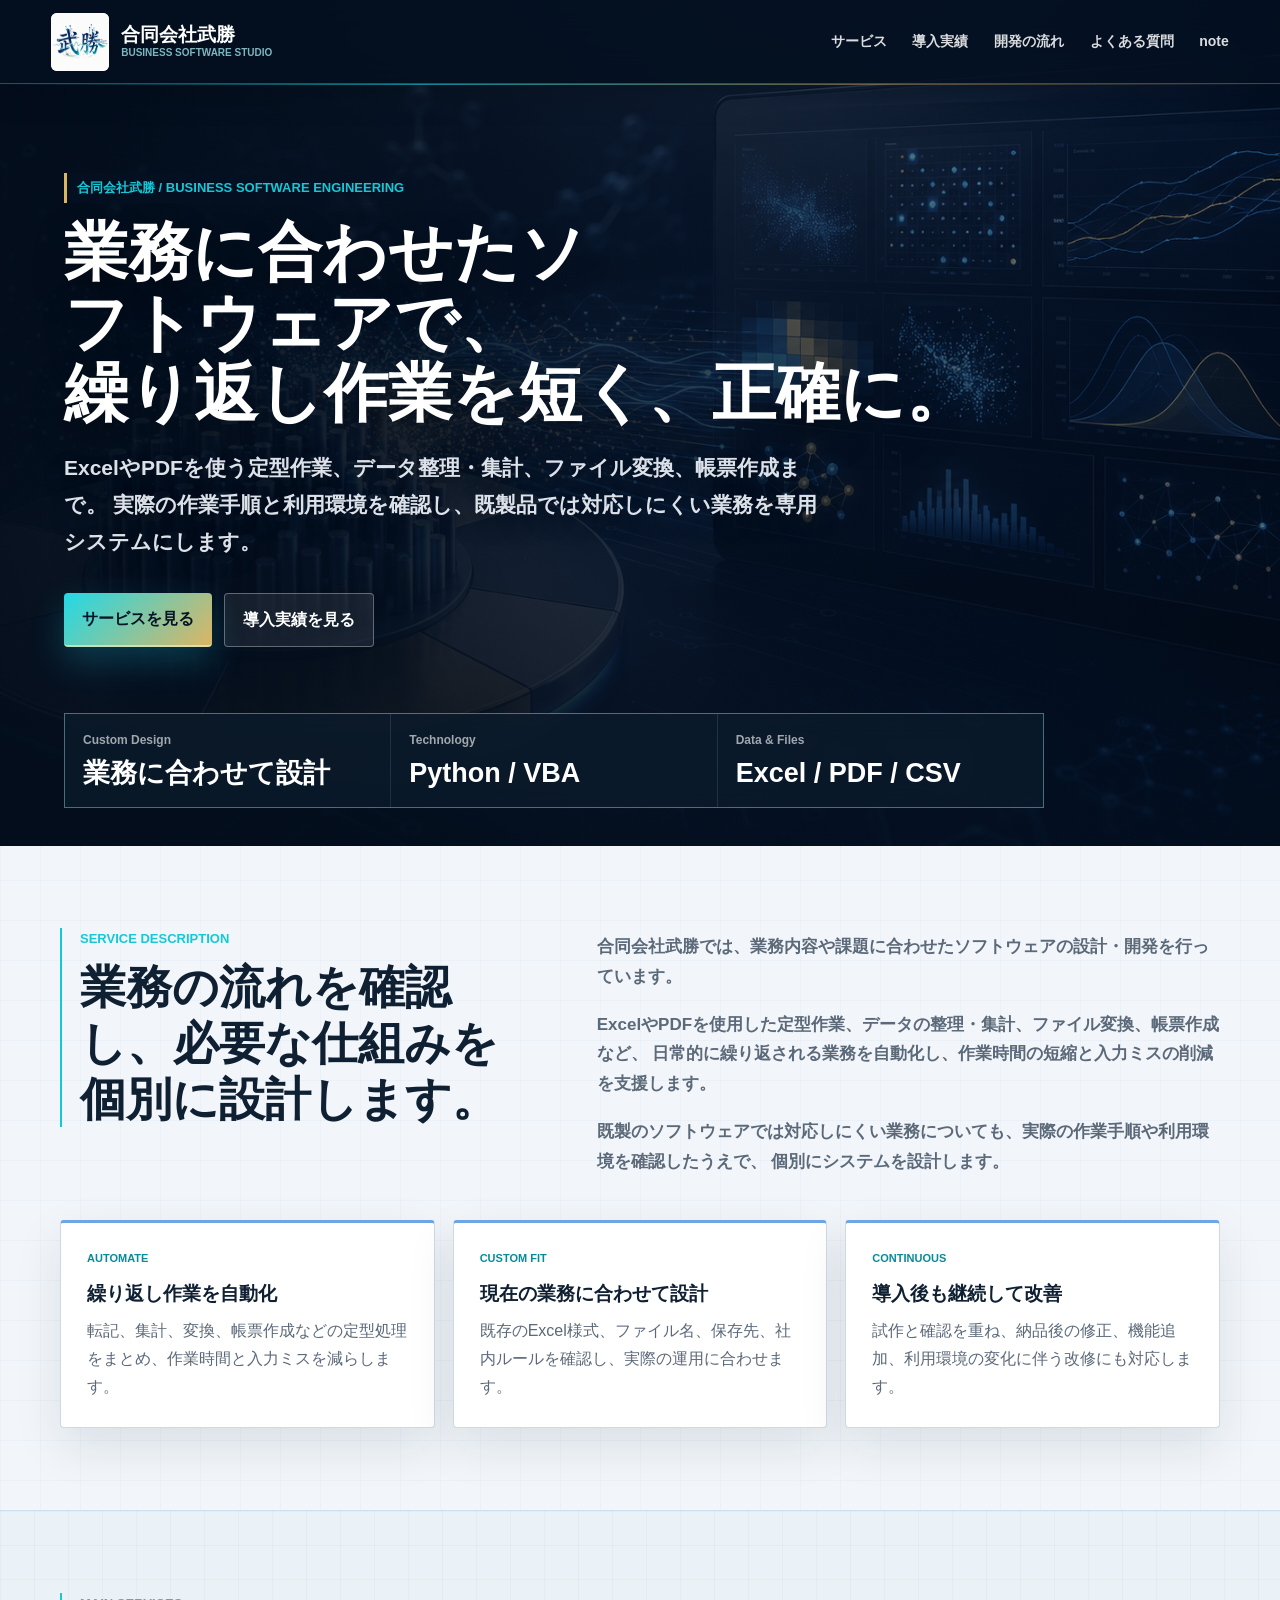
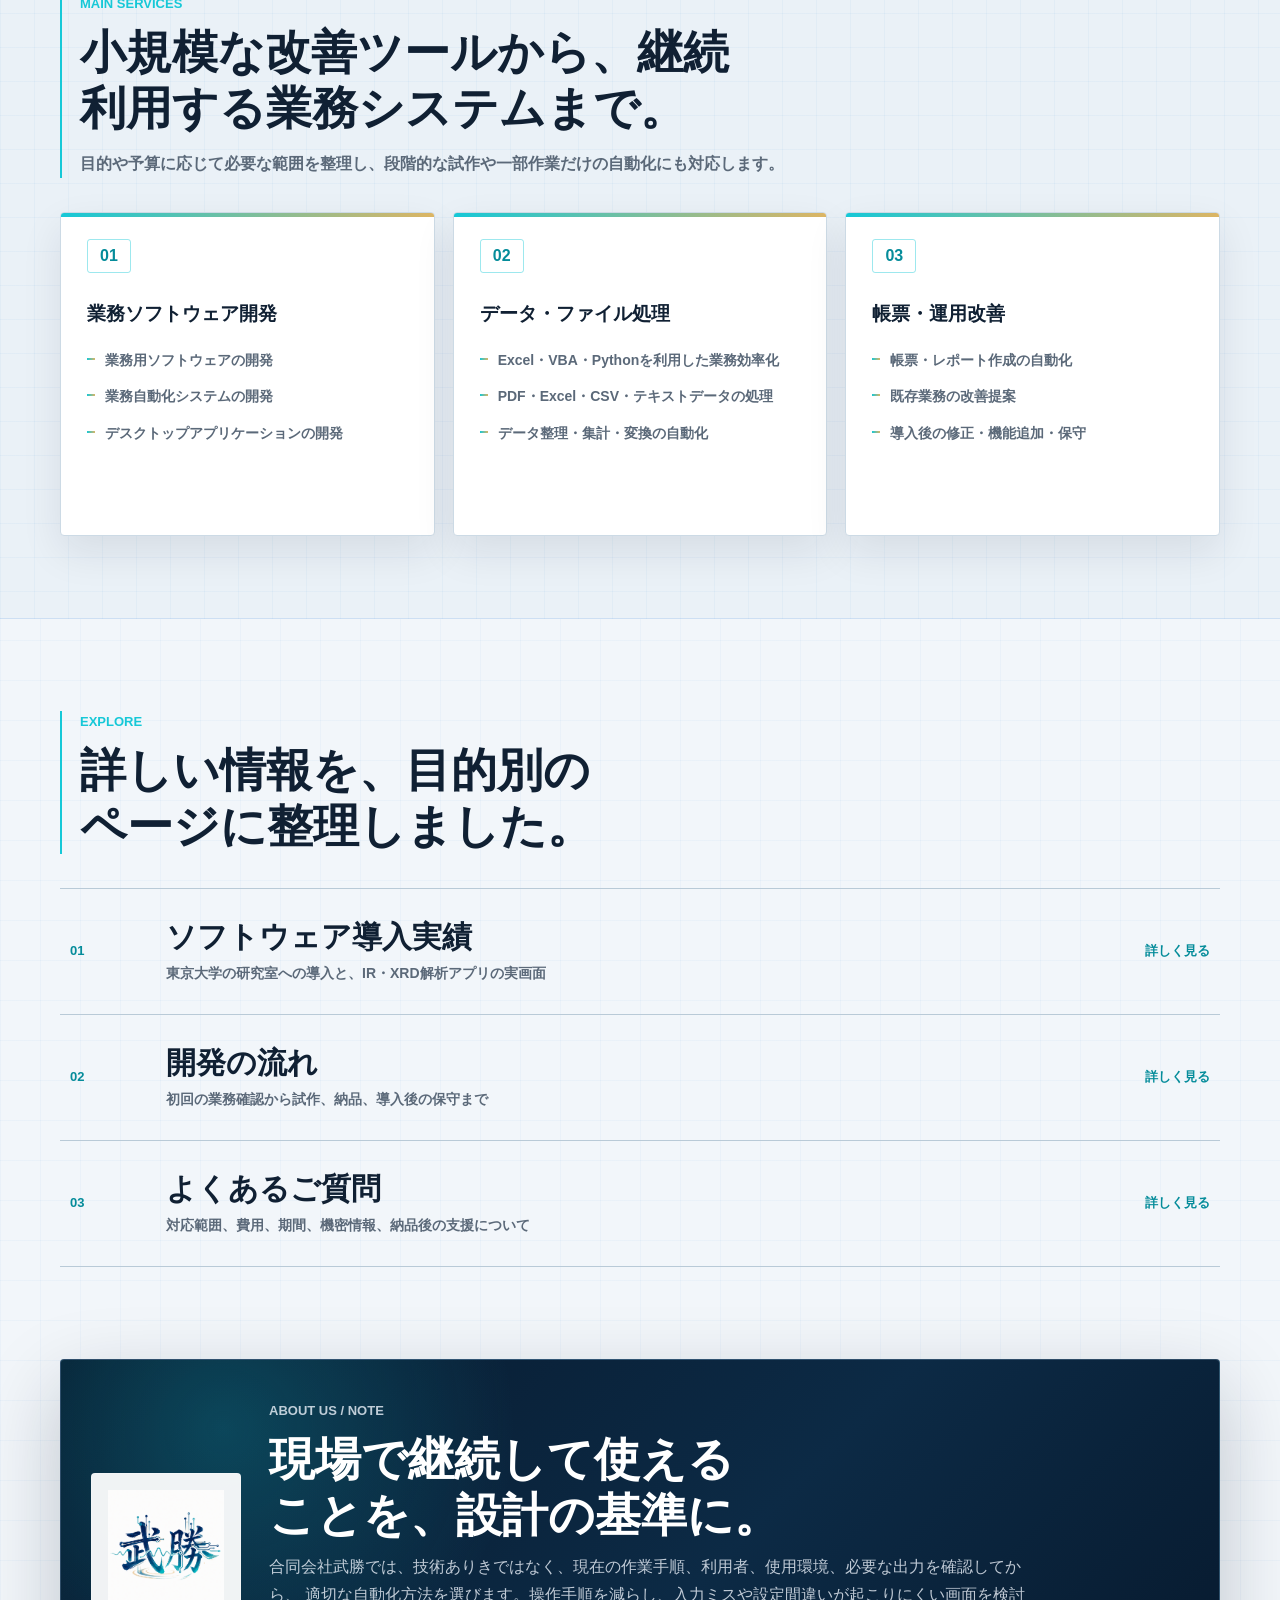
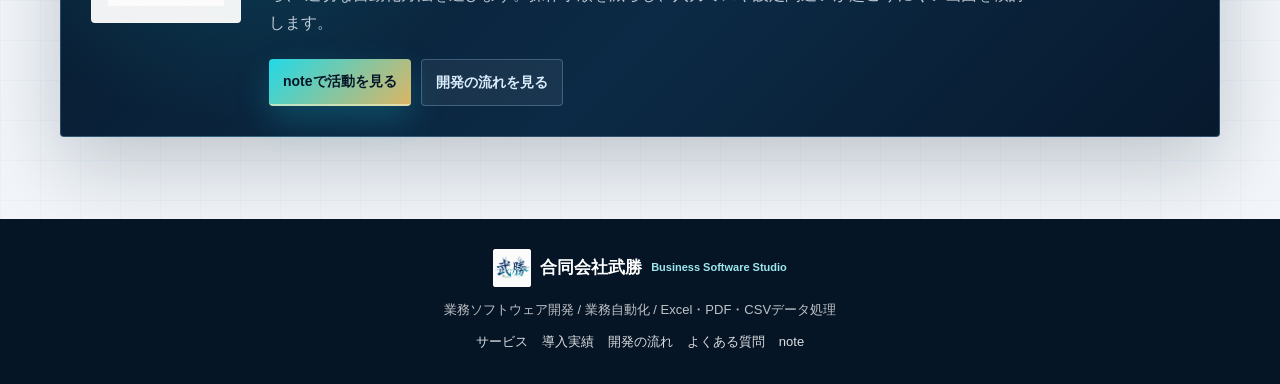
<file: index.html>
<!doctype html>
<html lang="ja">
<head>
  <meta charset="utf-8">
  <meta name="viewport" content="width=device-width, initial-scale=1">
  <title>業務ソフトウェア・業務自動化システム開発 | 合同会社武勝</title>
  <meta name="description" content="合同会社武勝は、Excel・PDF・CSVを使った定型作業、データ整理・集計、帳票作成などを自動化する業務ソフトウェアを個別に設計・開発します。">
  <meta property="og:type" content="website">
  <meta property="og:title" content="業務ソフトウェア・業務自動化システム開発 | 合同会社武勝">
  <meta property="og:description" content="実際の作業手順と利用環境に合わせ、日常業務を短く正確にする専用ソフトウェアを設計・開発します。">
  <meta property="og:image" content="https://www.take-sho.jp/assets/images/future-theme.png">
  <meta property="og:url" content="https://www.take-sho.jp/">
  <link rel="canonical" href="https://www.take-sho.jp/">
  <link rel="icon" href="/assets/images/logo-seikou.png">
  <link rel="stylesheet" href="/assets/css/styles.css?v=20260723-1">
</head>
<body>
  <header class="site-header" aria-label="サイトヘッダー">
    <a class="brand" href="/" aria-label="トップページへ">
      <img src="/assets/images/logo-seikou.png" alt="合同会社武勝ロゴ">
      <span class="brand-copy">
        <strong>合同会社武勝</strong>
        <small>Business Software Studio</small>
      </span>
    </a>
    <nav class="nav-links" aria-label="主要ナビゲーション">
      <a href="/#service">サービス</a>
      <a href="/works/">導入実績</a>
      <a href="/flow/">開発の流れ</a>
      <a href="/faq/">よくある質問</a>
      <a href="https://note.com/okonomitgn_" target="_blank" rel="noopener">note</a>
    </nav>
  </header>

  <main id="top">
    <section class="hero" aria-label="メインビジュアル">
      <div class="hero-overlay"></div>
      <div class="hero-content">
        <p class="eyebrow">合同会社武勝 / Business Software Engineering</p>
        <h1>業務に合わせたソフトウェアで、<br>繰り返し作業を<span class="mobile-break"><br></span>短く、正確に。</h1>
        <p class="hero-lead">
          ExcelやPDFを使う定型作業、データ整理・集計、ファイル変換、帳票作成まで。
          実際の作業手順と利用環境を確認し、既製品では対応しにくい業務を専用システムにします。
        </p>
        <div class="hero-actions">
          <a class="button primary" href="#service">サービスを見る</a>
          <a class="button secondary" href="/works/">導入実績を見る</a>
        </div>
      </div>
      <div class="hero-metrics" aria-label="サービス概要">
        <div>
          <span>Custom Design</span>
          <strong>業務に合わせて設計</strong>
        </div>
        <div>
          <span>Technology</span>
          <strong>Python / VBA</strong>
        </div>
        <div>
          <span>Data &amp; Files</span>
          <strong>Excel / PDF / CSV</strong>
        </div>
      </div>
    </section>

    <section class="section intro-section">
      <div class="overview-layout">
        <div class="section-heading">
          <p class="section-kicker">Service Description</p>
          <h2>業務の流れを確認し、必要な仕組みを個別に設計します。</h2>
        </div>
        <div class="overview-copy">
          <p>合同会社武勝では、業務内容や課題に合わせたソフトウェアの設計・開発を行っています。</p>
          <p>
            ExcelやPDFを使用した定型作業、データの整理・集計、ファイル変換、帳票作成など、
            日常的に繰り返される業務を自動化し、作業時間の短縮と入力ミスの削減を支援します。
          </p>
          <p>
            既製のソフトウェアでは対応しにくい業務についても、実際の作業手順や利用環境を確認したうえで、
            個別にシステムを設計します。
          </p>
        </div>
      </div>

      <div class="pain-grid overview-points">
        <article class="pain-item">
          <span class="point-label">AUTOMATE</span>
          <h3>繰り返し作業を自動化</h3>
          <p>転記、集計、変換、帳票作成などの定型処理をまとめ、作業時間と入力ミスを減らします。</p>
        </article>
        <article class="pain-item">
          <span class="point-label">CUSTOM FIT</span>
          <h3>現在の業務に合わせて設計</h3>
          <p>既存のExcel様式、ファイル名、保存先、社内ルールを確認し、実際の運用に合わせます。</p>
        </article>
        <article class="pain-item">
          <span class="point-label">CONTINUOUS</span>
          <h3>導入後も継続して改善</h3>
          <p>試作と確認を重ね、納品後の修正、機能追加、利用環境の変化に伴う改修にも対応します。</p>
        </article>
      </div>
    </section>

    <section class="section service-section" id="service">
      <div class="section-heading">
        <p class="section-kicker">Main Services</p>
        <h2>小規模な改善ツールから、継続利用する業務システムまで。</h2>
        <p class="section-lead">
          目的や予算に応じて必要な範囲を整理し、段階的な試作や一部作業だけの自動化にも対応します。
        </p>
      </div>
      <div class="service-grid capability-grid">
        <article class="service-card">
          <span class="service-number">01</span>
          <h3>業務ソフトウェア開発</h3>
          <ul class="capability-list">
            <li>業務用ソフトウェアの開発</li>
            <li>業務自動化システムの開発</li>
            <li>デスクトップアプリケーションの開発</li>
          </ul>
        </article>
        <article class="service-card">
          <span class="service-number">02</span>
          <h3>データ・ファイル処理</h3>
          <ul class="capability-list">
            <li>Excel・VBA・Pythonを利用した業務効率化</li>
            <li>PDF・Excel・CSV・テキストデータの処理</li>
            <li>データ整理・集計・変換の自動化</li>
          </ul>
        </article>
        <article class="service-card">
          <span class="service-number">03</span>
          <h3>帳票・運用改善</h3>
          <ul class="capability-list">
            <li>帳票・レポート作成の自動化</li>
            <li>既存業務の改善提案</li>
            <li>導入後の修正・機能追加・保守</li>
          </ul>
        </article>
      </div>
    </section>

    <section class="section page-directory" aria-labelledby="directory-title">
      <div class="section-heading">
        <p class="section-kicker">Explore</p>
        <h2 id="directory-title">詳しい情報を、目的別のページに整理しました。</h2>
      </div>
      <div class="page-route-list">
        <a class="page-route" href="/works/">
          <span class="route-number">01</span>
          <span class="route-copy">
            <strong>ソフトウェア導入実績</strong>
            <small>東京大学の研究室への導入と、IR・XRD解析アプリの実画面</small>
          </span>
          <span class="route-action">詳しく見る</span>
        </a>
        <a class="page-route" href="/flow/">
          <span class="route-number">02</span>
          <span class="route-copy">
            <strong>開発の流れ</strong>
            <small>初回の業務確認から試作、納品、導入後の保守まで</small>
          </span>
          <span class="route-action">詳しく見る</span>
        </a>
        <a class="page-route" href="/faq/">
          <span class="route-number">03</span>
          <span class="route-copy">
            <strong>よくあるご質問</strong>
            <small>対応範囲、費用、期間、機密情報、納品後の支援について</small>
          </span>
          <span class="route-action">詳しく見る</span>
        </a>
      </div>
    </section>

    <section class="section profile-section" aria-label="合同会社武勝について">
      <div class="profile-panel">
        <div class="profile-mark">
          <img src="/assets/images/logo-seikou.png" alt="合同会社武勝ロゴ">
        </div>
        <div class="profile-body">
          <p class="section-kicker">About Us / Note</p>
          <h2>現場で継続して使えることを、設計の基準に。</h2>
          <p>
            合同会社武勝では、技術ありきではなく、現在の作業手順、利用者、使用環境、必要な出力を確認してから、
            適切な自動化方法を選びます。操作手順を減らし、入力ミスや設定間違いが起こりにくい画面を検討します。
          </p>
          <div class="profile-actions">
            <a class="button primary compact" href="https://note.com/okonomitgn_" target="_blank" rel="noopener">noteで活動を見る</a>
            <a class="button secondary compact dark" href="/flow/">開発の流れを見る</a>
          </div>
        </div>
      </div>
    </section>
  </main>

  <footer class="site-footer">
    <div class="footer-brand">
      <img src="/assets/images/logo-seikou.png" alt="">
      <strong>合同会社武勝</strong>
      <span>Business Software Studio</span>
    </div>
    <p>業務ソフトウェア開発 / 業務自動化 / Excel・PDF・CSVデータ処理</p>
    <div class="footer-links">
      <a href="/#service">サービス</a>
      <a href="/works/">導入実績</a>
      <a href="/flow/">開発の流れ</a>
      <a href="/faq/">よくある質問</a>
      <a href="https://note.com/okonomitgn_" target="_blank" rel="noopener">note</a>
    </div>
  </footer>
</body>
</html>
</file>
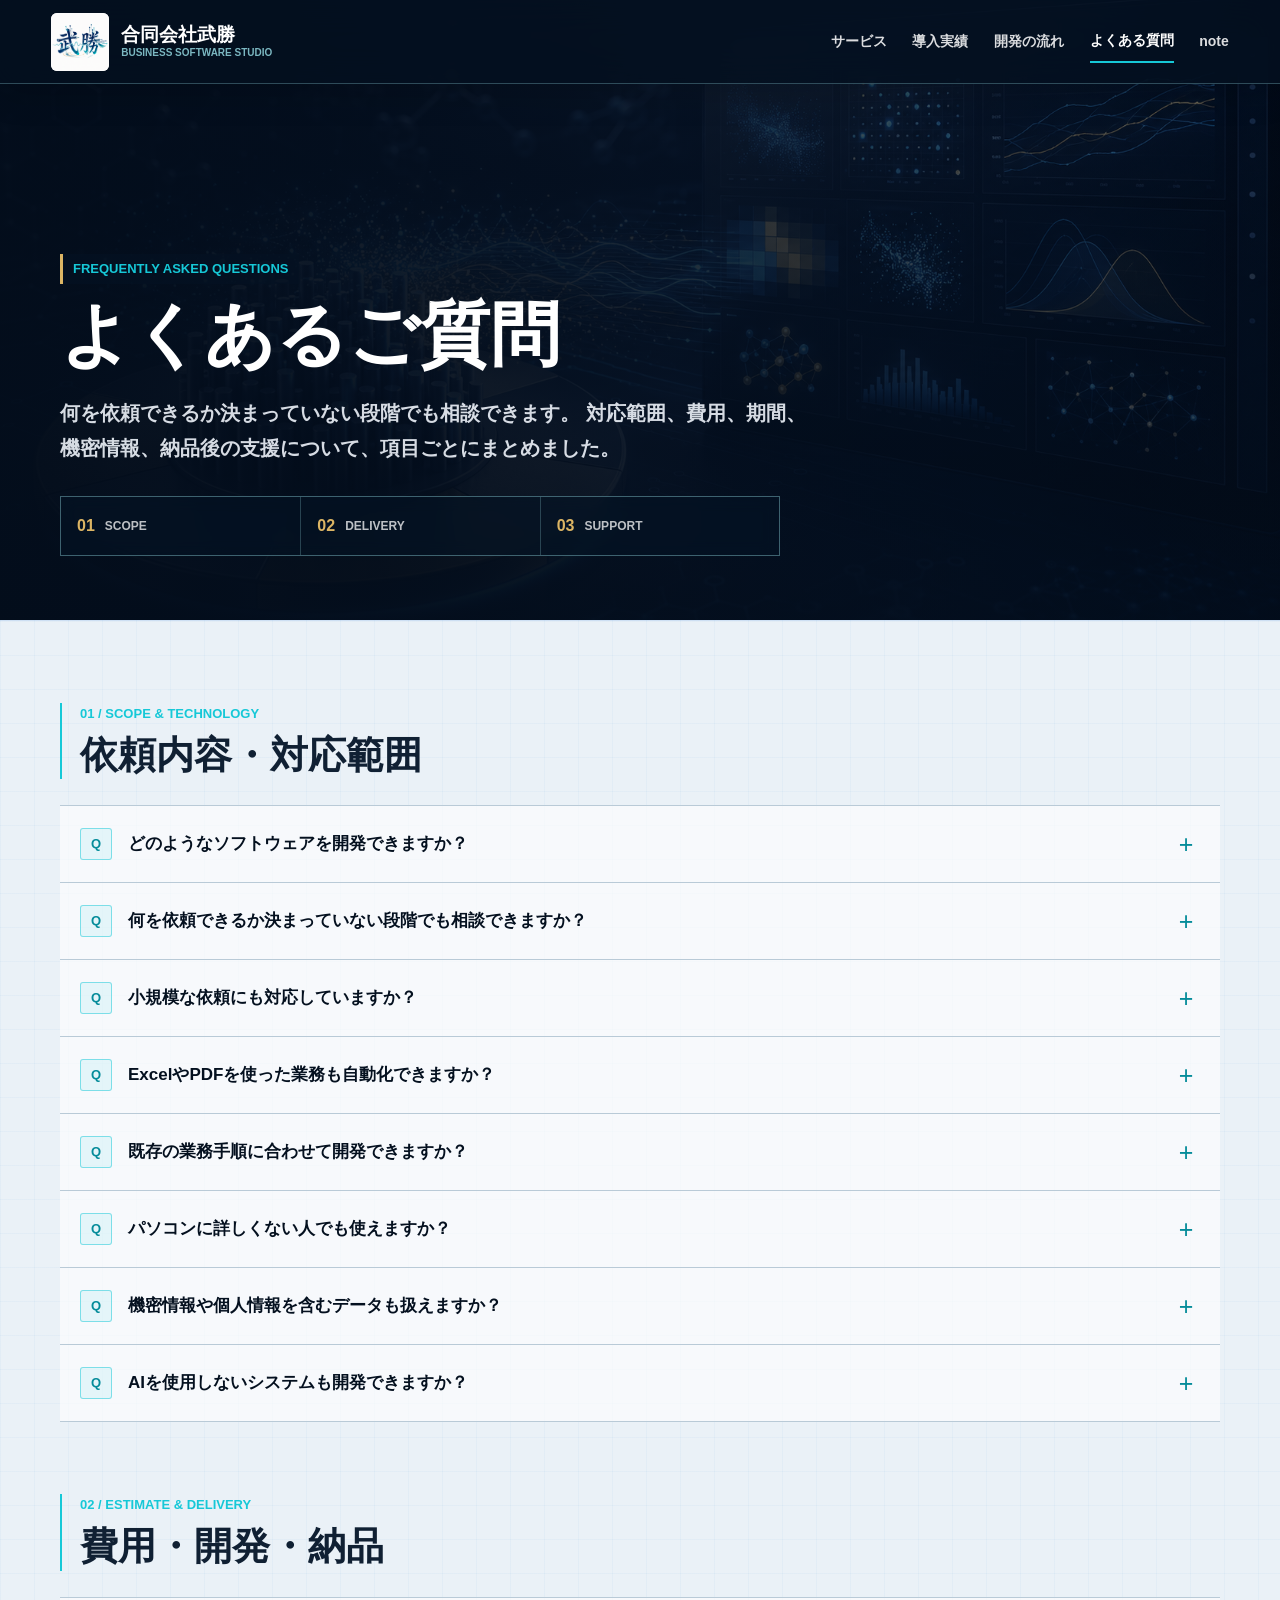
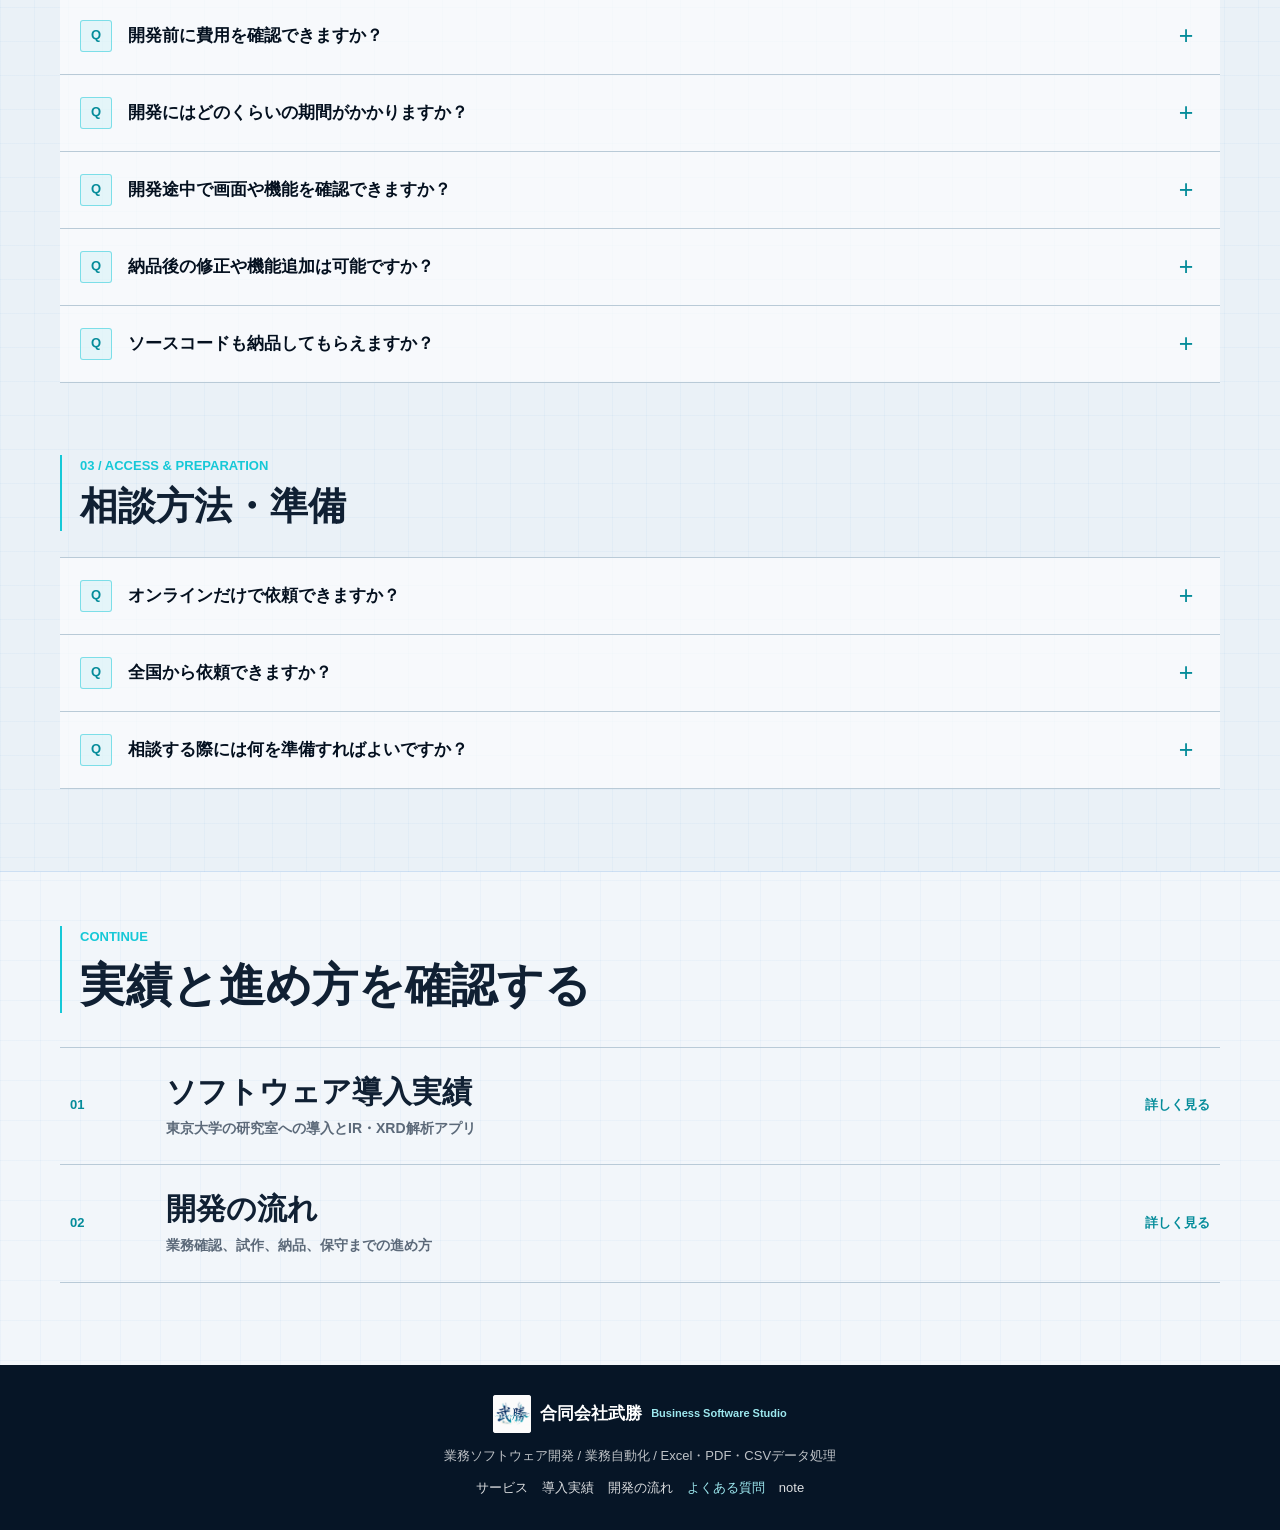
<file: faq/index.html>
<!doctype html>
<html lang="ja">
<head>
  <meta charset="utf-8">
  <meta name="viewport" content="width=device-width, initial-scale=1">
  <title>よくあるご質問 | 合同会社武勝</title>
  <meta name="description" content="業務ソフトウェア開発の対応範囲、費用、期間、機密情報、ソースコード納品、オンライン対応などのよくあるご質問をまとめています。">
  <meta property="og:type" content="article">
  <meta property="og:title" content="よくあるご質問 | 合同会社武勝">
  <meta property="og:description" content="依頼内容が決まっていない段階の相談から、納品後の修正まで、よくあるご質問に回答します。">
  <meta property="og:image" content="https://www.take-sho.jp/assets/images/future-theme.png">
  <meta property="og:url" content="https://www.take-sho.jp/faq/">
  <link rel="canonical" href="https://www.take-sho.jp/faq/">
  <link rel="icon" href="/assets/images/logo-seikou.png">
  <link rel="stylesheet" href="/assets/css/styles.css?v=20260723-1">
</head>
<body class="inner-page">
  <header class="site-header" aria-label="サイトヘッダー">
    <a class="brand" href="/" aria-label="トップページへ">
      <img src="/assets/images/logo-seikou.png" alt="合同会社武勝ロゴ">
      <span class="brand-copy">
        <strong>合同会社武勝</strong>
        <small>Business Software Studio</small>
      </span>
    </a>
    <nav class="nav-links" aria-label="主要ナビゲーション">
      <a href="/#service">サービス</a>
      <a href="/works/">導入実績</a>
      <a href="/flow/">開発の流れ</a>
      <a href="/faq/" aria-current="page">よくある質問</a>
      <a href="https://note.com/okonomitgn_" target="_blank" rel="noopener">note</a>
    </nav>
  </header>

  <main id="top">
    <section class="page-hero page-hero-faq" aria-labelledby="page-title">
      <div class="page-hero-overlay"></div>
      <div class="page-hero-inner">
        <p class="eyebrow">Frequently Asked Questions</p>
        <h1 id="page-title">よくあるご質問</h1>
        <p class="page-hero-lead">
          何を依頼できるか決まっていない段階でも相談できます。
          対応範囲、費用、期間、機密情報、納品後の支援について、項目ごとにまとめました。
        </p>
        <div class="page-hero-stats" aria-label="FAQカテゴリ">
          <span><strong>01</strong> SCOPE</span>
          <span><strong>02</strong> DELIVERY</span>
          <span><strong>03</strong> SUPPORT</span>
        </div>
      </div>
    </section>

    <section class="section faq-section faq-page-section" aria-labelledby="faq-scope-title">
      <section class="faq-group">
        <div class="faq-group-heading">
          <p class="section-kicker">01 / Scope &amp; Technology</p>
          <h2 id="faq-scope-title">依頼内容・対応範囲</h2>
        </div>
        <div class="faq-list">
          <details class="faq-item">
            <summary>どのようなソフトウェアを開発できますか？</summary>
            <div class="faq-answer">
              <p>業務で使用するデスクトップアプリケーション、Excel自動化ツール、データ処理ソフトウェア、PDF情報抽出ツール、帳票作成システムなどを開発できます。</p>
              <p>現在の作業内容を確認し、どの部分を自動化できるか整理したうえで、適切な方法をご提案します。</p>
            </div>
          </details>

          <details class="faq-item">
            <summary>何を依頼できるか決まっていない段階でも相談できますか？</summary>
            <div class="faq-answer">
              <p>はい。具体的な仕様が決まっていない段階でもご相談いただけます。</p>
              <p>現在行っている作業、困っている点、使用しているファイルやソフトウェアなどをお伺いし、自動化できる範囲や実現方法を整理します。</p>
            </div>
          </details>

          <details class="faq-item">
            <summary>小規模な依頼にも対応していますか？</summary>
            <div class="faq-answer">
              <p>はい。Excelの集計作業やファイル変換、定型的なデータ処理など、小規模なツール開発にも対応しています。</p>
              <p>一部の作業だけを自動化したい場合や、まずは試作から始めたい場合もご相談ください。</p>
            </div>
          </details>

          <details class="faq-item">
            <summary>ExcelやPDFを使った業務も自動化できますか？</summary>
            <div class="faq-answer">
              <p>はい。Excel、CSV、PDF、テキストファイルなどを使用した業務の自動化に対応しています。</p>
              <p>例えば、ファイルから必要な情報を抽出し、Excelへ転記する処理や、複数ファイルをまとめて集計する処理などが可能です。</p>
              <p>ただし、PDFの形式や画質、文字情報の有無によって対応方法や精度が異なるため、事前にサンプルファイルを確認します。</p>
            </div>
          </details>

          <details class="faq-item">
            <summary>既存の業務手順に合わせて開発できますか？</summary>
            <div class="faq-answer">
              <p>はい。現在の作業手順や社内ルールを確認し、実際の業務に合わせて設計します。</p>
              <p>既存のExcel様式やファイル名、保存先、出力形式などを可能な限り維持したまま、自動化することも可能です。</p>
            </div>
          </details>

          <details class="faq-item">
            <summary>パソコンに詳しくない人でも使えますか？</summary>
            <div class="faq-answer">
              <p>はい。利用者が日常的に使いやすいよう、ボタン操作を中心とした画面設計にも対応しています。</p>
              <p>操作手順を減らし、入力ミスや設定間違いが起こりにくい構成を検討します。必要に応じて、操作マニュアルも作成します。</p>
            </div>
          </details>

          <details class="faq-item">
            <summary>機密情報や個人情報を含むデータも扱えますか？</summary>
            <div class="faq-answer">
              <p>案件の内容に応じて対応可能です。</p>
              <p>必要に応じて秘密保持契約を締結し、データの受け渡し方法や保存方法について事前に取り決めます。</p>
              <p>また、外部のAIサービスやクラウドサービスを使用せず、利用者のパソコン内で処理が完結するシステムの開発も可能です。</p>
            </div>
          </details>

          <details class="faq-item">
            <summary>AIを使用しないシステムも開発できますか？</summary>
            <div class="faq-answer">
              <p>はい。AIを使用しない、従来型のプログラムによる自動化にも対応しています。</p>
              <p>処理内容やセキュリティ要件に応じて、Python、Excel VBA、ルールベース処理などから適切な方法を選択します。</p>
            </div>
          </details>
        </div>
      </section>

      <section class="faq-group" aria-labelledby="faq-delivery-title">
        <div class="faq-group-heading">
          <p class="section-kicker">02 / Estimate &amp; Delivery</p>
          <h2 id="faq-delivery-title">費用・開発・納品</h2>
        </div>
        <div class="faq-list">
          <details class="faq-item">
            <summary>開発前に費用を確認できますか？</summary>
            <div class="faq-answer">
              <p>はい。作業内容を確認したうえで、お見積もりを提示します。</p>
              <p>仕様が明確でない場合は、必要な機能を整理した後に、開発範囲、納期、費用をご案内します。ご相談や初回のお見積もりは無料です。</p>
            </div>
          </details>

          <details class="faq-item">
            <summary>開発にはどのくらいの期間がかかりますか？</summary>
            <div class="faq-answer">
              <p>開発期間は、機能の数、処理するデータの種類、既存システムとの連携の有無などによって異なります。</p>
              <p>簡単な業務効率化ツールであれば短期間で対応できる場合がありますが、複数機能を含むシステムは、要件整理、試作、確認、修正の工程が必要になります。</p>
              <p>お見積もり時に、想定スケジュールをご案内します。</p>
            </div>
          </details>

          <details class="faq-item">
            <summary>開発途中で画面や機能を確認できますか？</summary>
            <div class="faq-answer">
              <p>はい。案件の規模に応じて、試作品や開発途中の画面をご確認いただきます。</p>
              <p>実際の操作感や処理結果を確認しながら、必要な修正を行うことで、完成後の認識違いを防ぎます。</p>
            </div>
          </details>

          <details class="faq-item">
            <summary>納品後の修正や機能追加は可能ですか？</summary>
            <div class="faq-answer">
              <p>はい。納品後の不具合修正、機能追加、仕様変更、利用環境の変化に伴う改修にも対応しています。</p>
              <p>無償対応となる範囲と追加費用が発生する範囲については、契約時またはお見積もり時にご案内します。</p>
            </div>
          </details>

          <details class="faq-item">
            <summary>ソースコードも納品してもらえますか？</summary>
            <div class="faq-answer">
              <p>案件ごとに対応します。</p>
              <p>実行用ソフトウェアのみを納品する方法と、ソースコードを含めて納品する方法があります。著作権や利用範囲、第三者への譲渡、再販売の可否などについて、事前に取り決めます。</p>
            </div>
          </details>
        </div>
      </section>

      <section class="faq-group" aria-labelledby="faq-contact-title">
        <div class="faq-group-heading">
          <p class="section-kicker">03 / Access &amp; Preparation</p>
          <h2 id="faq-contact-title">相談方法・準備</h2>
        </div>
        <div class="faq-list">
          <details class="faq-item">
            <summary>オンラインだけで依頼できますか？</summary>
            <div class="faq-answer">
              <p>はい。打ち合わせ、資料共有、動作確認、納品まで、原則としてオンラインで対応可能です。</p>
              <p>必要に応じて、画面共有を利用しながら現在の作業手順や利用環境を確認します。</p>
            </div>
          </details>

          <details class="faq-item">
            <summary>全国から依頼できますか？</summary>
            <div class="faq-answer">
              <p>はい。オンラインで対応するため、全国からご依頼いただけます。</p>
              <p>業務内容やシステム環境によって現地対応が必要となる場合は、個別にご相談します。</p>
            </div>
          </details>

          <details class="faq-item">
            <summary>相談する際には何を準備すればよいですか？</summary>
            <div class="faq-answer">
              <p>次の情報があると、スムーズに検討できます。</p>
              <ul>
                <li>現在行っている作業の内容</li>
                <li>使用しているExcel、PDF、CSVなどのサンプル</li>
                <li>作業の頻度</li>
                <li>1回の作業にかかる時間</li>
                <li>自動化したい範囲</li>
                <li>希望する出力結果</li>
                <li>使用しているパソコンやOS</li>
                <li>希望納期</li>
                <li>想定している予算</li>
              </ul>
              <p>すべて揃っていなくても問題ありません。分かる範囲でご共有ください。</p>
            </div>
          </details>
        </div>
      </section>
    </section>

    <section class="section related-pages" aria-labelledby="related-title">
      <div class="section-heading">
        <p class="section-kicker">Continue</p>
        <h2 id="related-title">実績と進め方を確認する</h2>
      </div>
      <div class="page-route-list compact-routes">
        <a class="page-route" href="/works/">
          <span class="route-number">01</span>
          <span class="route-copy">
            <strong>ソフトウェア導入実績</strong>
            <small>東京大学の研究室への導入とIR・XRD解析アプリ</small>
          </span>
          <span class="route-action">詳しく見る</span>
        </a>
        <a class="page-route" href="/flow/">
          <span class="route-number">02</span>
          <span class="route-copy">
            <strong>開発の流れ</strong>
            <small>業務確認、試作、納品、保守までの進め方</small>
          </span>
          <span class="route-action">詳しく見る</span>
        </a>
      </div>
    </section>
  </main>

  <footer class="site-footer">
    <div class="footer-brand">
      <img src="/assets/images/logo-seikou.png" alt="">
      <strong>合同会社武勝</strong>
      <span>Business Software Studio</span>
    </div>
    <p>業務ソフトウェア開発 / 業務自動化 / Excel・PDF・CSVデータ処理</p>
    <div class="footer-links">
      <a href="/#service">サービス</a>
      <a href="/works/">導入実績</a>
      <a href="/flow/">開発の流れ</a>
      <a href="/faq/" aria-current="page">よくある質問</a>
      <a href="https://note.com/okonomitgn_" target="_blank" rel="noopener">note</a>
    </div>
  </footer>
</body>
</html>
</file>
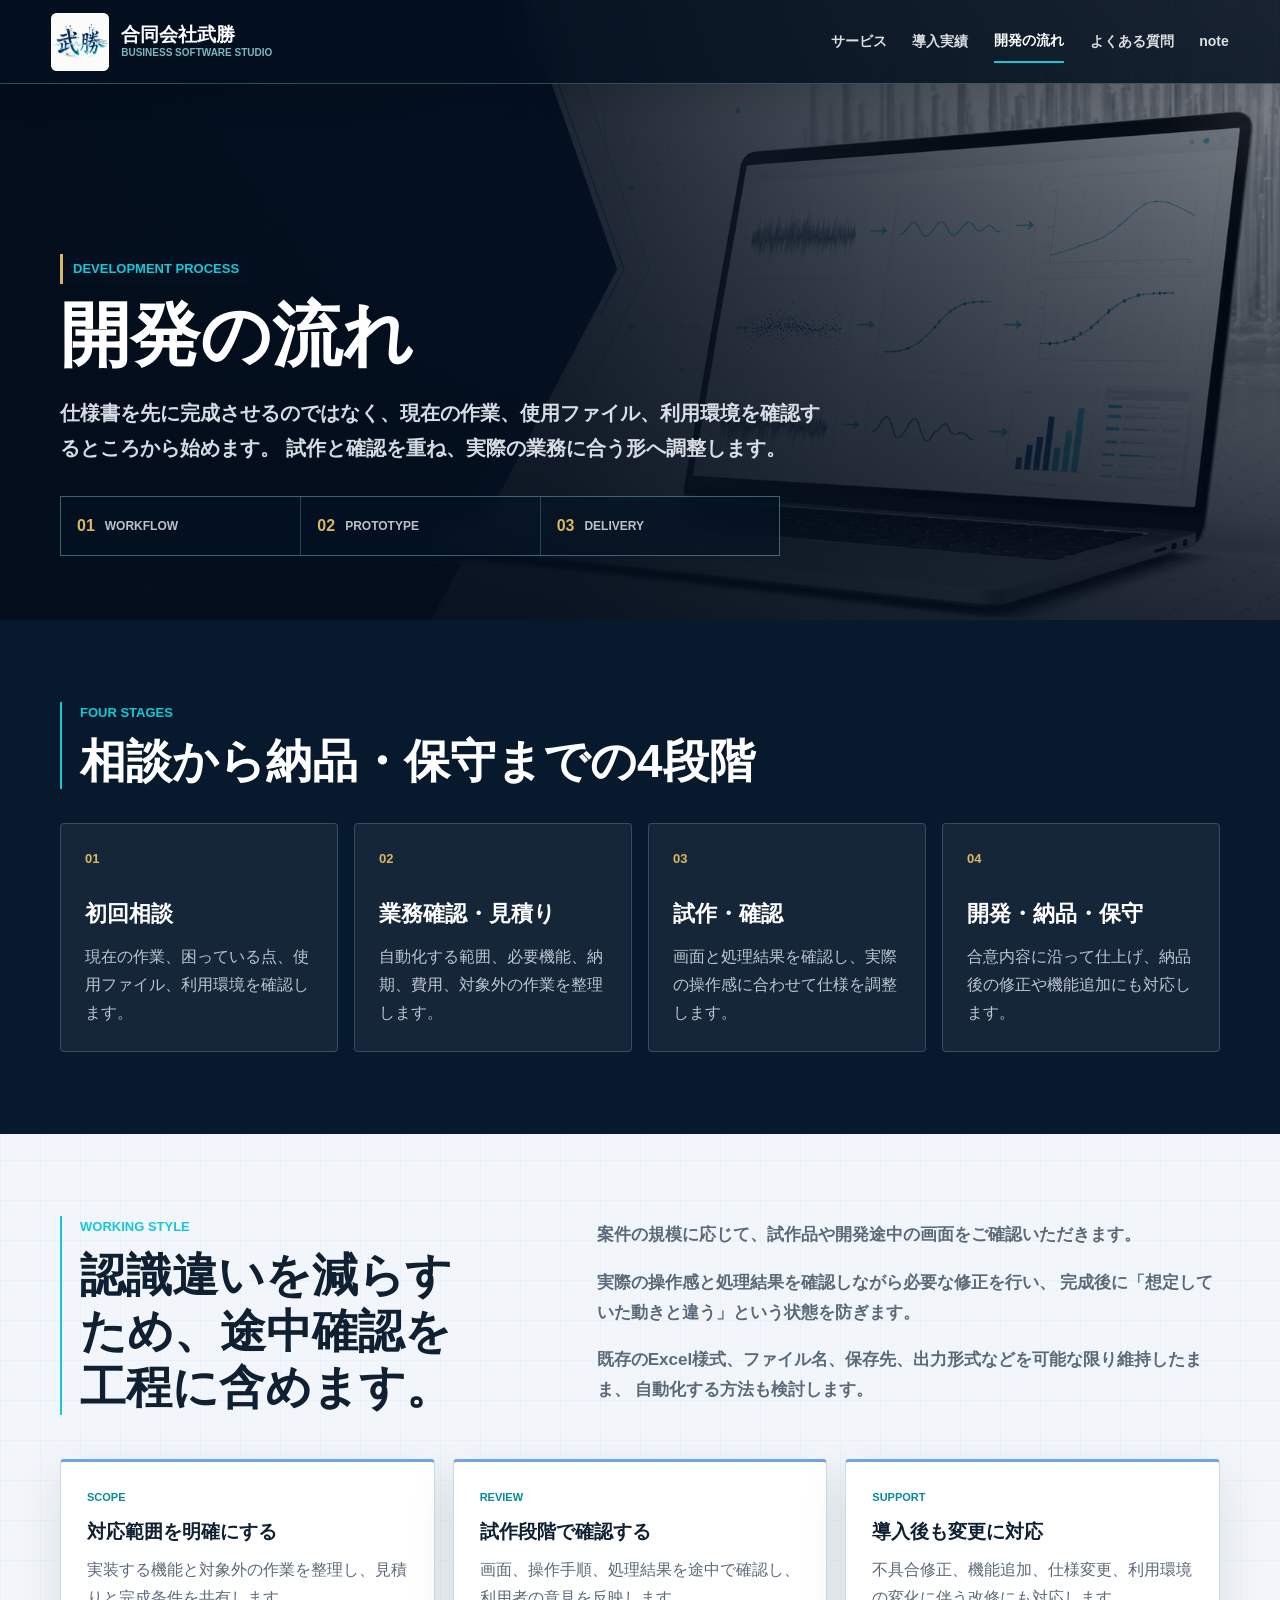
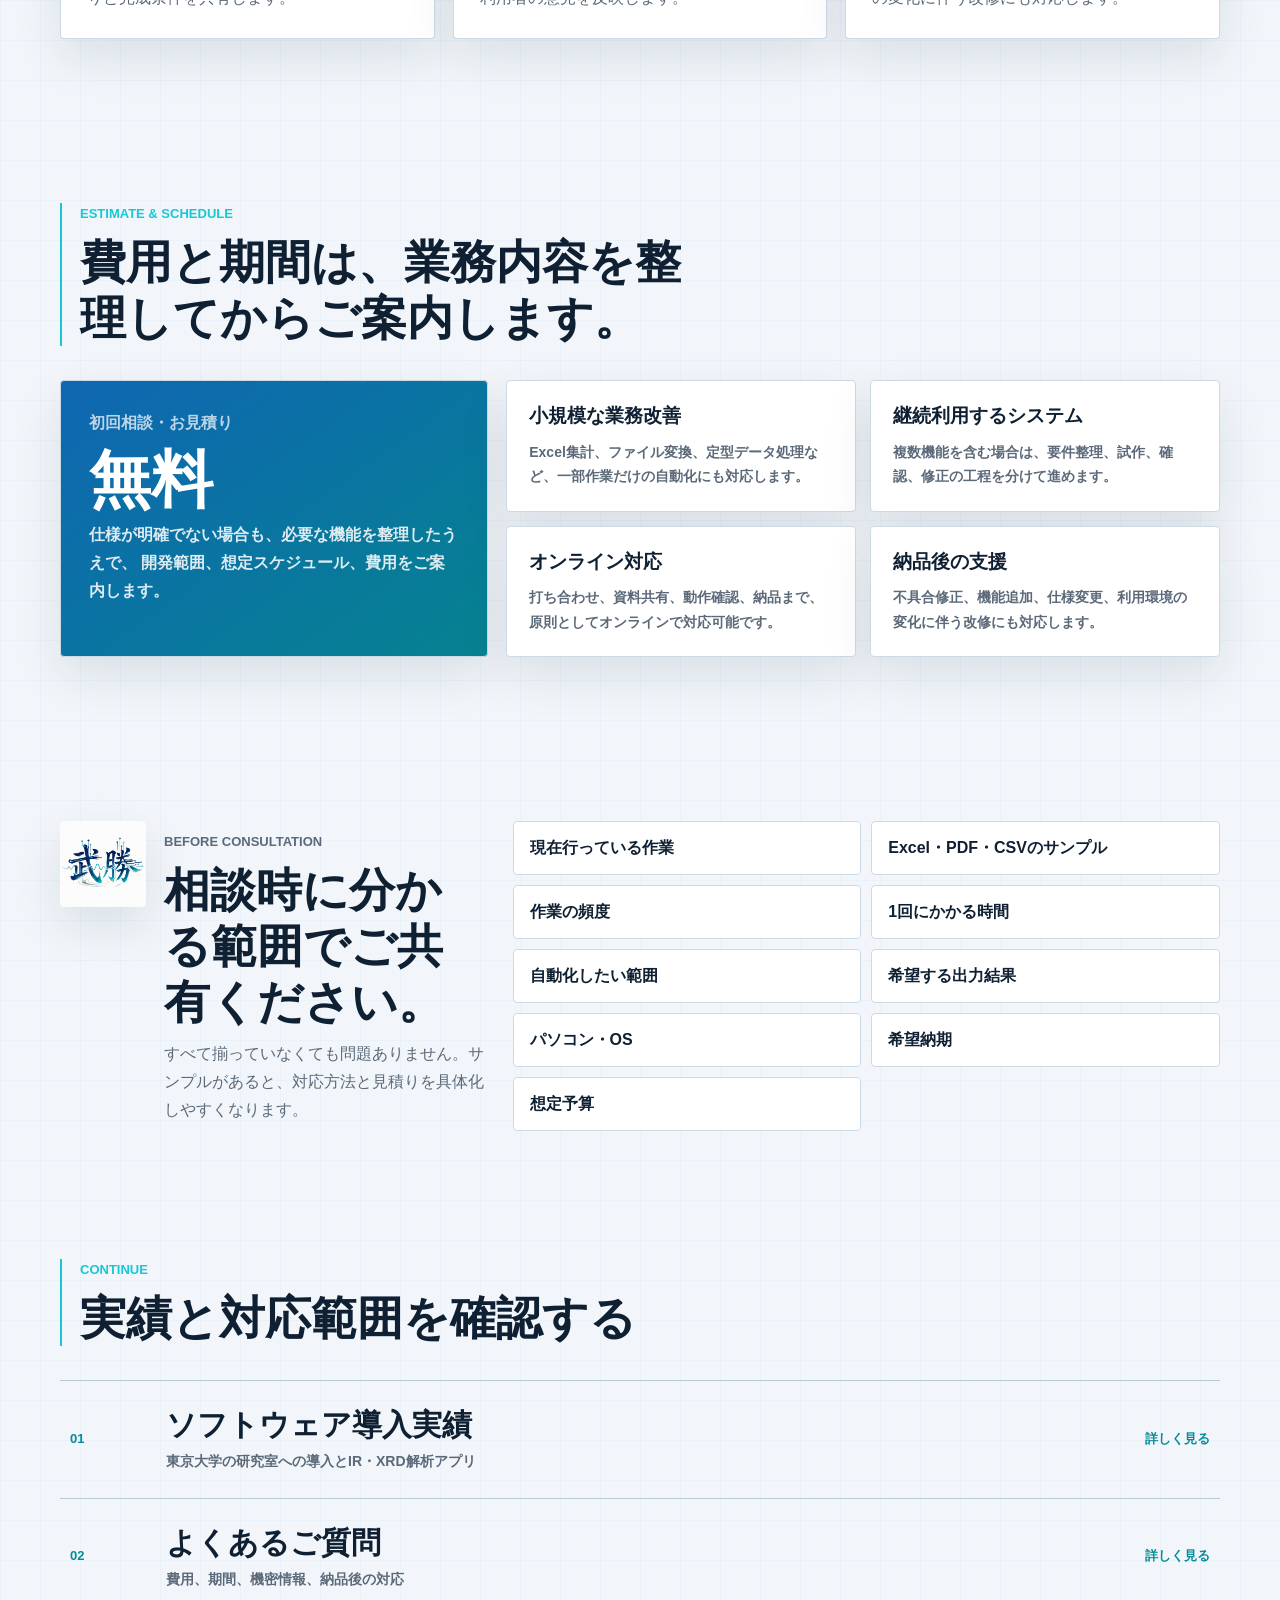
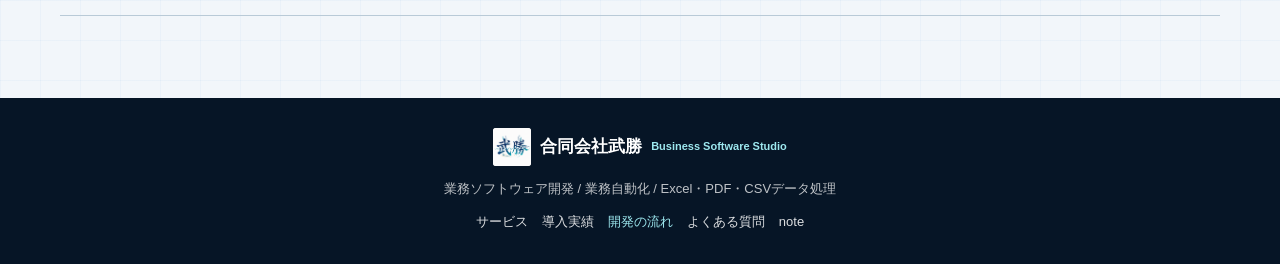
<file: flow/index.html>
<!doctype html>
<html lang="ja">
<head>
  <meta charset="utf-8">
  <meta name="viewport" content="width=device-width, initial-scale=1">
  <title>開発の流れ | 合同会社武勝</title>
  <meta name="description" content="業務ソフトウェア開発の初回相談、業務確認、見積り、試作、開発、納品、保守までの進め方を紹介します。">
  <meta property="og:type" content="article">
  <meta property="og:title" content="開発の流れ | 合同会社武勝">
  <meta property="og:description" content="現在の業務を確認し、試作と確認を重ねながら、実際に使えるソフトウェアへ仕上げます。">
  <meta property="og:image" content="https://www.take-sho.jp/assets/images/future-theme.png">
  <meta property="og:url" content="https://www.take-sho.jp/flow/">
  <link rel="canonical" href="https://www.take-sho.jp/flow/">
  <link rel="icon" href="/assets/images/logo-seikou.png">
  <link rel="stylesheet" href="/assets/css/styles.css?v=20260723-1">
</head>
<body class="inner-page">
  <header class="site-header" aria-label="サイトヘッダー">
    <a class="brand" href="/" aria-label="トップページへ">
      <img src="/assets/images/logo-seikou.png" alt="合同会社武勝ロゴ">
      <span class="brand-copy">
        <strong>合同会社武勝</strong>
        <small>Business Software Studio</small>
      </span>
    </a>
    <nav class="nav-links" aria-label="主要ナビゲーション">
      <a href="/#service">サービス</a>
      <a href="/works/">導入実績</a>
      <a href="/flow/" aria-current="page">開発の流れ</a>
      <a href="/faq/">よくある質問</a>
      <a href="https://note.com/okonomitgn_" target="_blank" rel="noopener">note</a>
    </nav>
  </header>

  <main id="top">
    <section class="page-hero page-hero-flow" aria-labelledby="page-title">
      <div class="page-hero-overlay"></div>
      <div class="page-hero-inner">
        <p class="eyebrow">Development Process</p>
        <h1 id="page-title">開発の流れ</h1>
        <p class="page-hero-lead">
          仕様書を先に完成させるのではなく、現在の作業、使用ファイル、利用環境を確認するところから始めます。
          試作と確認を重ね、実際の業務に合う形へ調整します。
        </p>
        <div class="page-hero-stats" aria-label="開発方針">
          <span><strong>01</strong> WORKFLOW</span>
          <span><strong>02</strong> PROTOTYPE</span>
          <span><strong>03</strong> DELIVERY</span>
        </div>
      </div>
    </section>

    <section class="section flow-section flow-page-section" id="development-flow">
      <div class="section-heading">
        <p class="section-kicker">Four Stages</p>
        <h2>相談から納品・保守までの4段階</h2>
      </div>
      <ol class="flow-list">
        <li>
          <span>01</span>
          <strong>初回相談</strong>
          <p>現在の作業、困っている点、使用ファイル、利用環境を確認します。</p>
        </li>
        <li>
          <span>02</span>
          <strong>業務確認・見積り</strong>
          <p>自動化する範囲、必要機能、納期、費用、対象外の作業を整理します。</p>
        </li>
        <li>
          <span>03</span>
          <strong>試作・確認</strong>
          <p>画面と処理結果を確認し、実際の操作感に合わせて仕様を調整します。</p>
        </li>
        <li>
          <span>04</span>
          <strong>開発・納品・保守</strong>
          <p>合意内容に沿って仕上げ、納品後の修正や機能追加にも対応します。</p>
        </li>
      </ol>
    </section>

    <section class="section process-principles" aria-labelledby="principles-title">
      <div class="overview-layout">
        <div class="section-heading">
          <p class="section-kicker">Working Style</p>
          <h2 id="principles-title">認識違いを減らすため、途中確認を工程に含めます。</h2>
        </div>
        <div class="overview-copy">
          <p>案件の規模に応じて、試作品や開発途中の画面をご確認いただきます。</p>
          <p>
            実際の操作感と処理結果を確認しながら必要な修正を行い、
            完成後に「想定していた動きと違う」という状態を防ぎます。
          </p>
          <p>
            既存のExcel様式、ファイル名、保存先、出力形式などを可能な限り維持したまま、
            自動化する方法も検討します。
          </p>
        </div>
      </div>
      <div class="pain-grid overview-points">
        <article class="pain-item">
          <span class="point-label">SCOPE</span>
          <h3>対応範囲を明確にする</h3>
          <p>実装する機能と対象外の作業を整理し、見積りと完成条件を共有します。</p>
        </article>
        <article class="pain-item">
          <span class="point-label">REVIEW</span>
          <h3>試作段階で確認する</h3>
          <p>画面、操作手順、処理結果を途中で確認し、利用者の意見を反映します。</p>
        </article>
        <article class="pain-item">
          <span class="point-label">SUPPORT</span>
          <h3>導入後も変更に対応</h3>
          <p>不具合修正、機能追加、仕様変更、利用環境の変化に伴う改修にも対応します。</p>
        </article>
      </div>
    </section>

    <section class="section pricing-section" id="estimate-policy">
      <div class="section-heading">
        <p class="section-kicker">Estimate &amp; Schedule</p>
        <h2>費用と期間は、業務内容を整理してからご案内します。</h2>
      </div>
      <div class="pricing-layout consultation-layout">
        <article class="price-main">
          <span>初回相談・お見積り</span>
          <strong>無料</strong>
          <p>
            仕様が明確でない場合も、必要な機能を整理したうえで、
            開発範囲、想定スケジュール、費用をご案内します。
          </p>
        </article>
        <div class="option-grid consultation-options">
          <article>
            <h3>小規模な業務改善</h3>
            <p>Excel集計、ファイル変換、定型データ処理など、一部作業だけの自動化にも対応します。</p>
          </article>
          <article>
            <h3>継続利用するシステム</h3>
            <p>複数機能を含む場合は、要件整理、試作、確認、修正の工程を分けて進めます。</p>
          </article>
          <article>
            <h3>オンライン対応</h3>
            <p>打ち合わせ、資料共有、動作確認、納品まで、原則としてオンラインで対応可能です。</p>
          </article>
          <article>
            <h3>納品後の支援</h3>
            <p>不具合修正、機能追加、仕様変更、利用環境の変化に伴う改修にも対応します。</p>
          </article>
        </div>
      </div>
    </section>

    <section class="section estimate-section" id="before-consultation">
      <div class="estimate-copy">
        <img src="/assets/images/logo-seikou.png" alt="合同会社武勝ロゴ">
        <div>
          <p class="section-kicker">Before Consultation</p>
          <h2>相談時に分かる範囲でご共有ください。</h2>
          <p>すべて揃っていなくても問題ありません。サンプルがあると、対応方法と見積りを具体化しやすくなります。</p>
        </div>
      </div>
      <div class="estimate-grid">
        <span>現在行っている作業</span>
        <span>Excel・PDF・CSVのサンプル</span>
        <span>作業の頻度</span>
        <span>1回にかかる時間</span>
        <span>自動化したい範囲</span>
        <span>希望する出力結果</span>
        <span>パソコン・OS</span>
        <span>希望納期</span>
        <span>想定予算</span>
      </div>
    </section>

    <section class="section related-pages" aria-labelledby="related-title">
      <div class="section-heading">
        <p class="section-kicker">Continue</p>
        <h2 id="related-title">実績と対応範囲を確認する</h2>
      </div>
      <div class="page-route-list compact-routes">
        <a class="page-route" href="/works/">
          <span class="route-number">01</span>
          <span class="route-copy">
            <strong>ソフトウェア導入実績</strong>
            <small>東京大学の研究室への導入とIR・XRD解析アプリ</small>
          </span>
          <span class="route-action">詳しく見る</span>
        </a>
        <a class="page-route" href="/faq/">
          <span class="route-number">02</span>
          <span class="route-copy">
            <strong>よくあるご質問</strong>
            <small>費用、期間、機密情報、納品後の対応</small>
          </span>
          <span class="route-action">詳しく見る</span>
        </a>
      </div>
    </section>
  </main>

  <footer class="site-footer">
    <div class="footer-brand">
      <img src="/assets/images/logo-seikou.png" alt="">
      <strong>合同会社武勝</strong>
      <span>Business Software Studio</span>
    </div>
    <p>業務ソフトウェア開発 / 業務自動化 / Excel・PDF・CSVデータ処理</p>
    <div class="footer-links">
      <a href="/#service">サービス</a>
      <a href="/works/">導入実績</a>
      <a href="/flow/" aria-current="page">開発の流れ</a>
      <a href="/faq/">よくある質問</a>
      <a href="https://note.com/okonomitgn_" target="_blank" rel="noopener">note</a>
    </div>
  </footer>
</body>
</html>
</file>
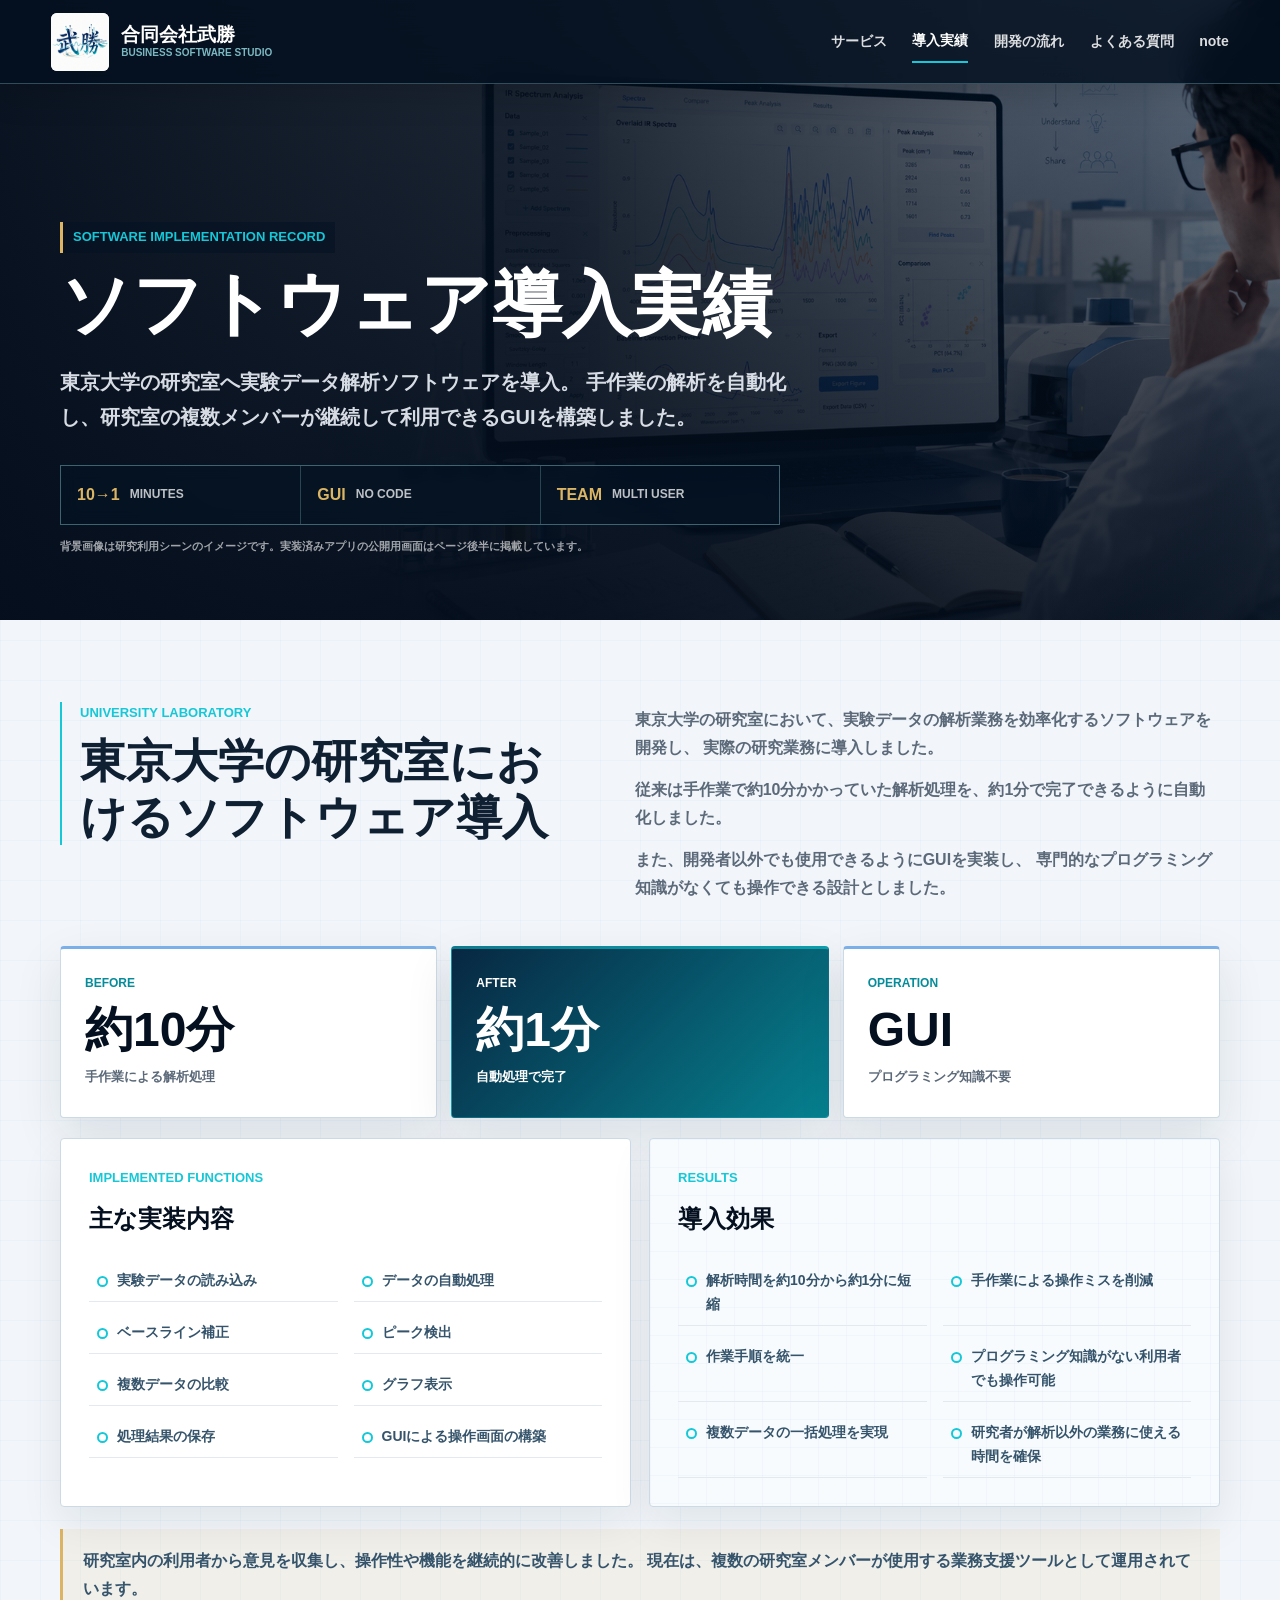
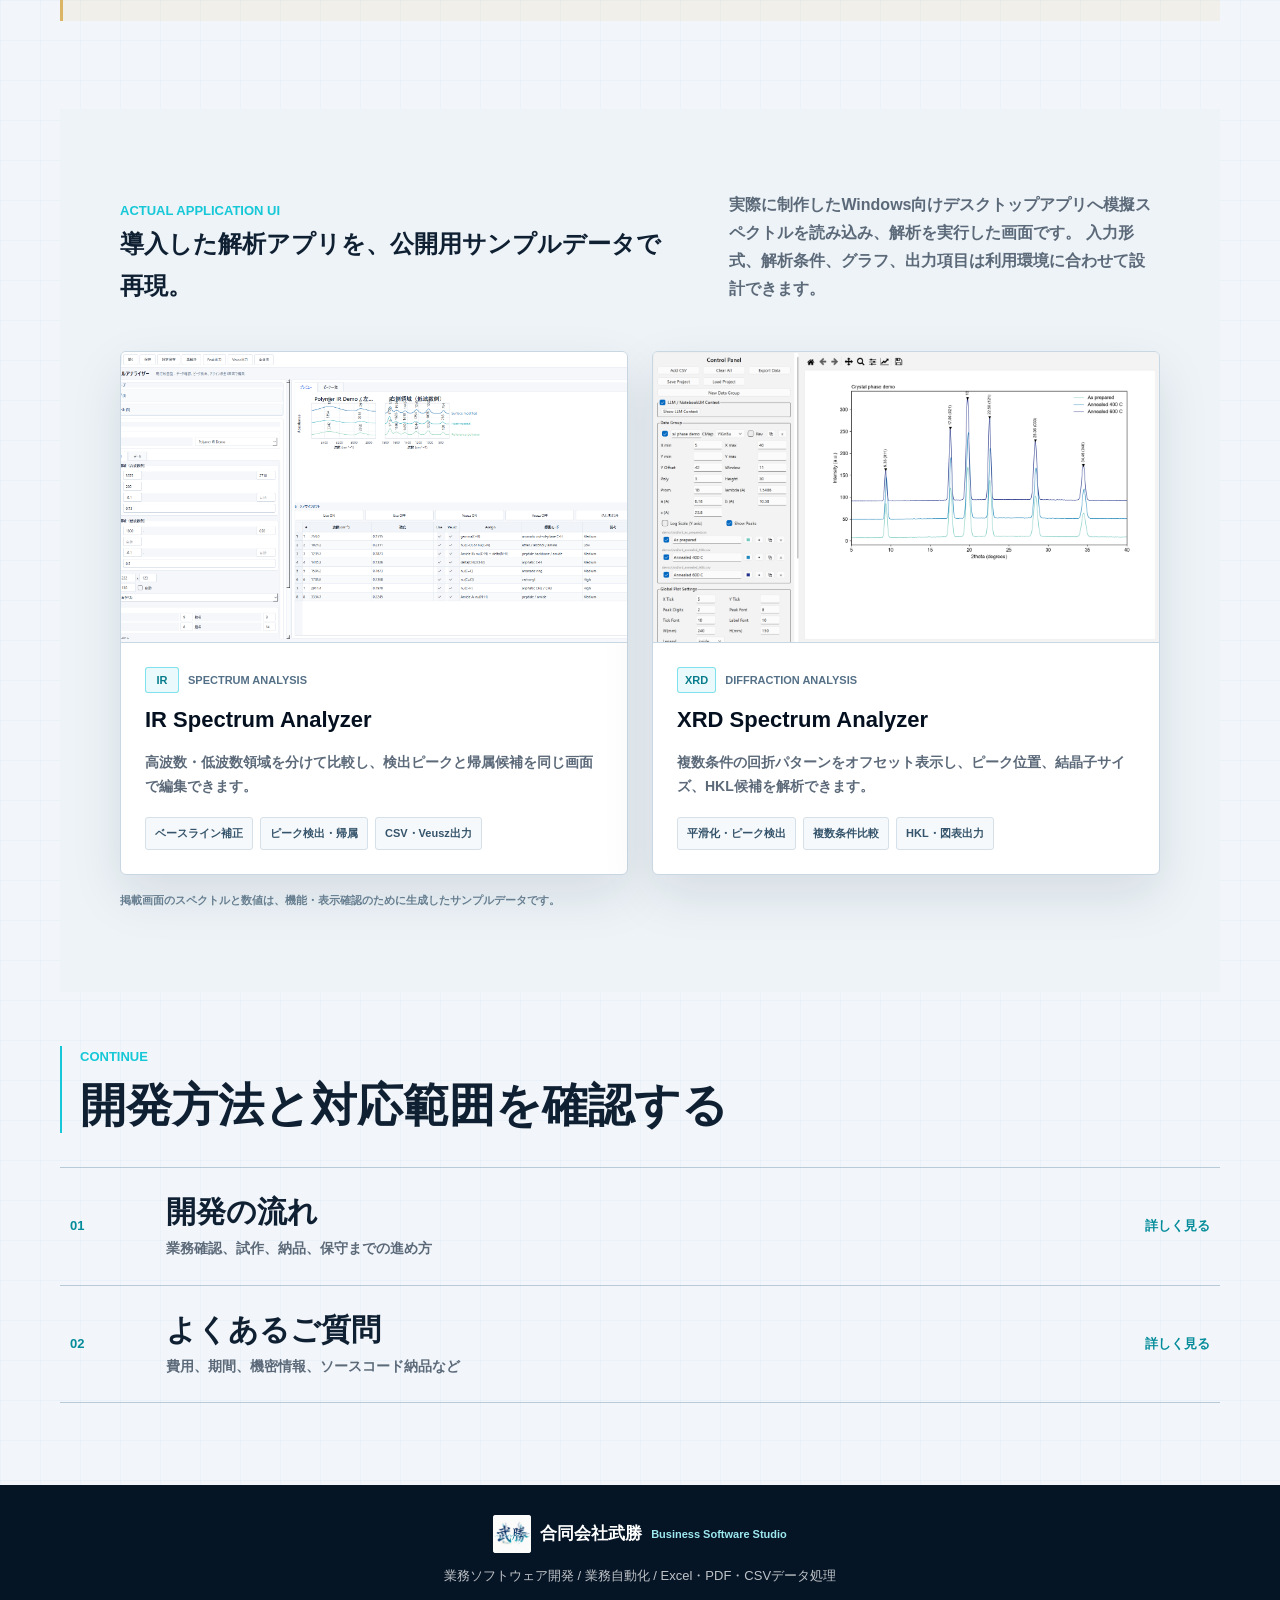
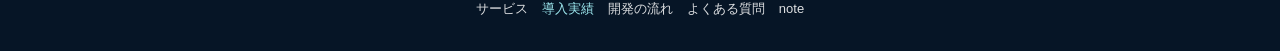
<file: works/index.html>
<!doctype html>
<html lang="ja">
<head>
  <meta charset="utf-8">
  <meta name="viewport" content="width=device-width, initial-scale=1">
  <title>ソフトウェア導入実績 | 合同会社武勝</title>
  <meta name="description" content="東京大学の研究室へ導入した実験データ解析ソフトウェアと、IR・XRD解析アプリの公開用サンプル画面を紹介します。">
  <meta property="og:type" content="article">
  <meta property="og:title" content="ソフトウェア導入実績 | 合同会社武勝">
  <meta property="og:description" content="実験データ解析を約10分から約1分へ短縮した導入実績と、実装済み解析アプリを紹介します。">
  <meta property="og:image" content="https://www.take-sho.jp/assets/images/research-ir-prototype.png">
  <meta property="og:url" content="https://www.take-sho.jp/works/">
  <link rel="canonical" href="https://www.take-sho.jp/works/">
  <link rel="icon" href="/assets/images/logo-seikou.png">
  <link rel="stylesheet" href="/assets/css/styles.css?v=20260723-1">
</head>
<body class="inner-page">
  <header class="site-header" aria-label="サイトヘッダー">
    <a class="brand" href="/" aria-label="トップページへ">
      <img src="/assets/images/logo-seikou.png" alt="合同会社武勝ロゴ">
      <span class="brand-copy">
        <strong>合同会社武勝</strong>
        <small>Business Software Studio</small>
      </span>
    </a>
    <nav class="nav-links" aria-label="主要ナビゲーション">
      <a href="/#service">サービス</a>
      <a href="/works/" aria-current="page">導入実績</a>
      <a href="/flow/">開発の流れ</a>
      <a href="/faq/">よくある質問</a>
      <a href="https://note.com/okonomitgn_" target="_blank" rel="noopener">note</a>
    </nav>
  </header>

  <main id="top">
    <section class="page-hero page-hero-case" aria-labelledby="page-title">
      <div class="page-hero-overlay"></div>
      <div class="page-hero-inner">
        <p class="eyebrow">Software Implementation Record</p>
        <h1 id="page-title">ソフトウェア導入実績</h1>
        <p class="page-hero-lead">
          東京大学の研究室へ実験データ解析ソフトウェアを導入。
          手作業の解析を自動化し、研究室の複数メンバーが継続して利用できるGUIを構築しました。
        </p>
        <div class="page-hero-stats" aria-label="導入実績の概要">
          <span><strong>10→1</strong> MINUTES</span>
          <span><strong>GUI</strong> NO CODE</span>
          <span><strong>TEAM</strong> MULTI USER</span>
        </div>
        <p class="page-hero-note">背景画像は研究利用シーンのイメージです。実装済みアプリの公開用画面はページ後半に掲載しています。</p>
      </div>
    </section>

    <section class="section case-study-section" id="case-study" aria-labelledby="case-study-title">
      <div class="case-heading">
        <div class="section-heading">
          <p class="section-kicker">University Laboratory</p>
          <h2 id="case-study-title">東京大学の研究室におけるソフトウェア導入</h2>
        </div>
        <div class="case-intro">
          <p>
            東京大学の研究室において、実験データの解析業務を効率化するソフトウェアを開発し、
            実際の研究業務に導入しました。
          </p>
          <p>
            従来は手作業で約10分かかっていた解析処理を、約1分で完了できるように自動化しました。
          </p>
          <p>
            また、開発者以外でも使用できるようにGUIを実装し、
            専門的なプログラミング知識がなくても操作できる設計としました。
          </p>
        </div>
      </div>

      <div class="case-metrics" aria-label="導入効果の主要指標">
        <article>
          <span>Before</span>
          <strong>約10分</strong>
          <p>手作業による解析処理</p>
        </article>
        <article class="case-metric-highlight">
          <span>After</span>
          <strong>約1分</strong>
          <p>自動処理で完了</p>
        </article>
        <article>
          <span>Operation</span>
          <strong>GUI</strong>
          <p>プログラミング知識不要</p>
        </article>
      </div>

      <div class="case-details">
        <article class="case-block">
          <p class="section-kicker">Implemented Functions</p>
          <h3>主な実装内容</h3>
          <ul class="case-list">
            <li>実験データの読み込み</li>
            <li>データの自動処理</li>
            <li>ベースライン補正</li>
            <li>ピーク検出</li>
            <li>複数データの比較</li>
            <li>グラフ表示</li>
            <li>処理結果の保存</li>
            <li>GUIによる操作画面の構築</li>
          </ul>
        </article>
        <article class="case-block impact-block">
          <p class="section-kicker">Results</p>
          <h3>導入効果</h3>
          <ul class="case-list">
            <li>解析時間を約10分から約1分に短縮</li>
            <li>手作業による操作ミスを削減</li>
            <li>作業手順を統一</li>
            <li>プログラミング知識がない利用者でも操作可能</li>
            <li>複数データの一括処理を実現</li>
            <li>研究者が解析以外の業務に使える時間を確保</li>
          </ul>
        </article>
      </div>

      <p class="case-closing">
        研究室内の利用者から意見を収集し、操作性や機能を継続的に改善しました。
        現在は、複数の研究室メンバーが使用する業務支援ツールとして運用されています。
      </p>
    </section>

    <section class="section analyzer-showcase" aria-labelledby="analyzer-showcase-title">
      <div class="analyzer-heading">
        <div>
          <p class="section-kicker">Actual Application UI</p>
          <h2 id="analyzer-showcase-title">導入した解析アプリを、公開用サンプルデータで再現。</h2>
        </div>
        <p class="analyzer-intro">
          実際に制作したWindows向けデスクトップアプリへ模擬スペクトルを読み込み、解析を実行した画面です。
          入力形式、解析条件、グラフ、出力項目は利用環境に合わせて設計できます。
        </p>
      </div>

      <div class="analyzer-grid">
        <figure class="analyzer-panel">
          <div class="analyzer-window">
            <img src="/assets/images/ir-analyzer-demo.png" width="1920" height="1009" loading="lazy" decoding="async" alt="3条件のIRスペクトル、ピーク検出、振動モード帰属候補を表示したIR Spectrum Analyzerの公開用画面">
          </div>
          <figcaption>
            <p class="analyzer-type"><span>IR</span> Spectrum Analysis</p>
            <h3>IR Spectrum Analyzer</h3>
            <p>高波数・低波数領域を分けて比較し、検出ピークと帰属候補を同じ画面で編集できます。</p>
            <div class="analyzer-features" aria-label="IR解析ソフトの主な機能">
              <span>ベースライン補正</span>
              <span>ピーク検出・帰属</span>
              <span>CSV・Veusz出力</span>
            </div>
          </figcaption>
        </figure>

        <figure class="analyzer-panel">
          <div class="analyzer-window">
            <img src="/assets/images/xrd-analyzer-demo.png" width="2880" height="1660" loading="lazy" decoding="async" alt="未処理、400度、600度の3条件を比較し、ピークとHKL候補を表示したXRD Spectrum Analyzerの公開用画面">
          </div>
          <figcaption>
            <p class="analyzer-type"><span>XRD</span> Diffraction Analysis</p>
            <h3>XRD Spectrum Analyzer</h3>
            <p>複数条件の回折パターンをオフセット表示し、ピーク位置、結晶子サイズ、HKL候補を解析できます。</p>
            <div class="analyzer-features" aria-label="XRD解析ソフトの主な機能">
              <span>平滑化・ピーク検出</span>
              <span>複数条件比較</span>
              <span>HKL・図表出力</span>
            </div>
          </figcaption>
        </figure>
      </div>

      <p class="analyzer-disclaimer">掲載画面のスペクトルと数値は、機能・表示確認のために生成したサンプルデータです。</p>
    </section>

    <section class="section related-pages" aria-labelledby="related-title">
      <div class="section-heading">
        <p class="section-kicker">Continue</p>
        <h2 id="related-title">開発方法と対応範囲を確認する</h2>
      </div>
      <div class="page-route-list compact-routes">
        <a class="page-route" href="/flow/">
          <span class="route-number">01</span>
          <span class="route-copy">
            <strong>開発の流れ</strong>
            <small>業務確認、試作、納品、保守までの進め方</small>
          </span>
          <span class="route-action">詳しく見る</span>
        </a>
        <a class="page-route" href="/faq/">
          <span class="route-number">02</span>
          <span class="route-copy">
            <strong>よくあるご質問</strong>
            <small>費用、期間、機密情報、ソースコード納品など</small>
          </span>
          <span class="route-action">詳しく見る</span>
        </a>
      </div>
    </section>
  </main>

  <footer class="site-footer">
    <div class="footer-brand">
      <img src="/assets/images/logo-seikou.png" alt="">
      <strong>合同会社武勝</strong>
      <span>Business Software Studio</span>
    </div>
    <p>業務ソフトウェア開発 / 業務自動化 / Excel・PDF・CSVデータ処理</p>
    <div class="footer-links">
      <a href="/#service">サービス</a>
      <a href="/works/" aria-current="page">導入実績</a>
      <a href="/flow/">開発の流れ</a>
      <a href="/faq/">よくある質問</a>
      <a href="https://note.com/okonomitgn_" target="_blank" rel="noopener">note</a>
    </div>
  </footer>
</body>
</html>
</file>
<file: assets/css/styles.css>
:root {
  --ink: #102033;
  --muted: #5b6979;
  --paper: #f2f6fa;
  --surface: #ffffff;
  --line: #ccdae5;
  --navy: #08182c;
  --navy-deep: #04101f;
  --blue: #1c75d8;
  --cyan: #16c8d7;
  --cyan-soft: #9de8ef;
  --teal: #058c9a;
  --gold: #dcb564;
  --shadow: 0 18px 48px rgba(9, 28, 50, .1);
  --section-max: 1160px;
}

* {
  box-sizing: border-box;
}

html {
  scroll-behavior: smooth;
  overflow-x: hidden;
}

[id] {
  scroll-margin-top: 104px;
}

body {
  margin: 0;
  color: var(--ink);
  background:
    linear-gradient(rgba(28, 117, 216, .035) 1px, transparent 1px),
    linear-gradient(90deg, rgba(28, 117, 216, .035) 1px, transparent 1px),
    var(--paper);
  background-size: 40px 40px;
  font-family: "Yu Gothic UI", "Meiryo", "Hiragino Kaku Gothic ProN", Arial, sans-serif;
  line-height: 1.75;
  -webkit-font-smoothing: antialiased;
  text-rendering: optimizeLegibility;
  overflow-x: hidden;
}

img {
  max-width: 100%;
  display: block;
}

a {
  color: inherit;
  text-decoration: none;
}

h1,
h2,
h3,
p {
  margin: 0;
}

.site-header {
  position: fixed;
  z-index: 20;
  top: 0;
  left: 0;
  right: 0;
  display: flex;
  align-items: center;
  justify-content: space-between;
  gap: 24px;
  min-height: 84px;
  padding: 12px clamp(18px, 4vw, 56px);
  color: #fff;
  background: rgba(4, 16, 31, .84);
  border-bottom: 1px solid rgba(157, 232, 239, .28);
  backdrop-filter: blur(18px);
  box-shadow: 0 10px 34px rgba(0, 0, 0, .16);
}

.brand {
  display: inline-flex;
  align-items: center;
  gap: 12px;
  min-width: 0;
  font-weight: 800;
}

.brand img {
  width: 58px;
  height: 58px;
  object-fit: contain;
  border-radius: 6px;
  background: rgba(255, 255, 255, .94);
}

.brand-copy {
  display: grid;
  gap: 1px;
  white-space: nowrap;
}

.brand-copy strong {
  color: #fff;
  font-size: 19px;
  line-height: 1.15;
}

.brand-copy small {
  color: rgba(157, 232, 239, .78);
  font-size: 10px;
  font-weight: 800;
  line-height: 1.2;
  text-transform: uppercase;
}

.nav-links {
  display: flex;
  align-items: center;
  gap: clamp(12px, 2vw, 28px);
  color: rgba(255, 255, 255, .86);
  font-size: 14px;
  font-weight: 700;
}

.nav-links a {
  padding: 8px 0;
  transition: color .18s ease, border-color .18s ease, background .18s ease;
}

.nav-links a:hover {
  color: #fff;
}

.nav-links a[aria-current="page"] {
  color: #fff;
  border-bottom: 2px solid var(--cyan);
}

.nav-cta {
  padding: 8px 14px !important;
  border: 1px solid rgba(22, 200, 215, .82);
  border-radius: 4px;
  color: #fff;
  background: rgba(22, 200, 215, .16);
  box-shadow: inset 0 -2px 0 rgba(220, 181, 100, .58);
}

.hero {
  position: relative;
  min-height: min(900px, 94svh);
  display: grid;
  grid-template-columns: minmax(0, 1fr);
  align-items: end;
  padding: 144px clamp(18px, 5vw, 72px) 38px;
  color: #fff;
  overflow: hidden;
  background: var(--navy) url("../images/future-theme.png") center / cover no-repeat;
}

.hero-overlay {
  position: absolute;
  inset: 0;
  background:
    linear-gradient(90deg, rgba(3, 13, 27, .94) 0%, rgba(3, 13, 27, .78) 38%, rgba(3, 13, 27, .12) 100%),
    linear-gradient(180deg, rgba(3, 13, 27, .14) 0%, rgba(3, 13, 27, .72) 100%);
}

.hero::before {
  content: "";
  position: absolute;
  z-index: 1;
  inset: 84px 0 auto;
  height: 1px;
  background: linear-gradient(90deg, transparent, rgba(22, 200, 215, .72), rgba(220, 181, 100, .5), transparent);
}

.hero-content {
  position: relative;
  z-index: 1;
  max-width: 930px;
  padding-bottom: 38px;
  min-width: 0;
}

.eyebrow,
.section-kicker {
  color: var(--cyan);
  font-size: 13px;
  font-weight: 900;
  letter-spacing: 0;
  text-transform: uppercase;
}

.eyebrow {
  display: inline-flex;
  align-items: center;
  min-height: 28px;
  padding: 4px 10px;
  border-left: 3px solid var(--gold);
  background: rgba(5, 18, 36, .58);
}

.hero h1 {
  margin-top: 14px;
  max-width: 930px;
  font-size: clamp(36px, 5vw, 68px);
  line-height: 1.1;
  letter-spacing: 0;
  text-wrap: balance;
  text-shadow: 0 16px 34px rgba(0, 0, 0, .34);
  overflow-wrap: anywhere;
}

.hero-lead {
  max-width: 760px;
  margin-top: 22px;
  color: rgba(244, 248, 255, .9);
  font-size: clamp(16px, 2vw, 21px);
  font-weight: 700;
  text-shadow: 0 10px 24px rgba(0, 0, 0, .32);
  overflow-wrap: anywhere;
}

.mobile-break {
  display: none;
}

.hero-actions {
  display: flex;
  flex-wrap: wrap;
  gap: 12px;
  margin-top: 32px;
}

.mockup-notice {
  width: fit-content;
  max-width: 760px;
  margin-top: 14px;
  padding: 9px 12px;
  border-left: 3px solid var(--gold);
  color: rgba(244, 248, 255, .82);
  background: rgba(5, 18, 36, .68);
  font-size: 12px;
  line-height: 1.65;
}

.mockup-notice strong {
  margin-right: 8px;
  color: #ffe3a0;
}

.button {
  display: inline-flex;
  align-items: center;
  justify-content: center;
  min-height: 48px;
  padding: 12px 18px;
  border-radius: 4px;
  font-weight: 900;
  text-align: center;
  transition: transform .18s ease, box-shadow .18s ease, border-color .18s ease, background .18s ease;
}

.button:hover {
  transform: translateY(-1px);
}

.button.primary {
  color: #051528;
  background: linear-gradient(135deg, #21d9e7, #dcb564);
  box-shadow: 0 14px 34px rgba(25, 202, 224, .24);
  border-bottom: 2px solid rgba(255, 235, 181, .68);
}

.button.secondary {
  color: #fff;
  border: 1px solid rgba(255, 255, 255, .32);
  background: rgba(255, 255, 255, .08);
}

.button.secondary.light {
  color: var(--ink);
  border-color: var(--line);
  background: #fff;
}

.button.secondary.dark {
  color: #dbefff;
  border-color: rgba(157, 213, 255, .28);
  background: rgba(255, 255, 255, .06);
}

.button.compact {
  min-height: 42px;
  padding: 10px 14px;
  font-size: 14px;
}

.hero-metrics {
  position: relative;
  z-index: 1;
  display: grid;
  grid-template-columns: repeat(3, minmax(0, 1fr));
  gap: 1px;
  width: min(980px, 100%);
  border: 1px solid rgba(157, 232, 239, .34);
  background: rgba(164, 221, 255, .16);
  backdrop-filter: blur(14px);
}

.hero-metrics div {
  min-height: 88px;
  padding: 16px 18px;
  background: rgba(4, 16, 31, .72);
}

.hero-metrics span {
  display: block;
  color: rgba(255, 255, 255, .62);
  font-size: 12px;
  font-weight: 800;
}

.hero-metrics strong {
  display: block;
  margin-top: 6px;
  color: #fff;
  font-size: clamp(18px, 2.4vw, 27px);
  line-height: 1.25;
}

.section {
  width: min(var(--section-max), calc(100% - 36px));
  margin: 0 auto;
  padding: 82px 0;
}

.section-heading {
  max-width: 760px;
  margin-bottom: 34px;
  padding-left: 18px;
  border-left: 2px solid var(--cyan);
}

.section-lead {
  margin-top: 14px;
  color: var(--muted);
  font-weight: 700;
}

.section-heading h2,
.visual-copy h2,
.estimate-copy h2,
.profile-body h2,
.closing-cta h2 {
  margin-top: 8px;
  font-size: clamp(28px, 4vw, 46px);
  line-height: 1.22;
  letter-spacing: 0;
  text-wrap: balance;
}

.overview-layout {
  display: grid;
  grid-template-columns: minmax(320px, .85fr) minmax(0, 1.15fr);
  gap: clamp(36px, 6vw, 76px);
  align-items: start;
}

.overview-layout .section-heading {
  margin-bottom: 0;
}

.overview-copy {
  padding-top: 4px;
}

.overview-copy p {
  color: var(--muted);
  font-size: 17px;
  font-weight: 700;
}

.overview-copy p + p {
  margin-top: 18px;
}

.overview-points {
  margin-top: 44px;
}

.point-label {
  display: block;
  margin-bottom: 12px;
  color: var(--teal);
  font-size: 11px;
  font-weight: 900;
}

.pain-grid,
.service-grid {
  display: grid;
  grid-template-columns: repeat(3, minmax(0, 1fr));
  gap: 18px;
}

.pain-item,
.service-card,
.option-grid article,
.price-main,
.flow-list li,
.profile-panel {
  border: 1px solid var(--line);
  border-radius: 4px;
  background: var(--surface);
  box-shadow: var(--shadow);
}

.pain-item {
  padding: 26px;
  border-top: 3px solid rgba(28, 117, 216, .64);
}

.pain-item h3,
.service-card h3,
.option-grid h3 {
  font-size: 19px;
  line-height: 1.4;
}

.pain-item p,
.service-card p,
.visual-copy p,
.price-main p,
.flow-list p,
.estimate-copy p,
.profile-body p,
.closing-cta p {
  margin-top: 10px;
  color: var(--muted);
}

.service-grid {
  grid-template-columns: repeat(4, minmax(0, 1fr));
}

.capability-grid {
  grid-template-columns: repeat(3, minmax(0, 1fr));
}

.service-section {
  width: 100%;
  max-width: none;
  padding-left: max(18px, calc((100% - var(--section-max)) / 2));
  padding-right: max(18px, calc((100% - var(--section-max)) / 2));
  border-top: 1px solid rgba(28, 117, 216, .14);
  border-bottom: 1px solid rgba(28, 117, 216, .14);
  background:
    linear-gradient(rgba(28, 117, 216, .045) 1px, transparent 1px),
    linear-gradient(90deg, rgba(28, 117, 216, .045) 1px, transparent 1px),
    #eaf1f7;
  background-size: 34px 34px;
}

.service-card {
  position: relative;
  min-height: 236px;
  padding: 26px;
  overflow: hidden;
  box-shadow: 0 16px 42px rgba(7, 24, 43, .09);
}

.capability-grid .service-card {
  min-height: 324px;
}

.service-card::before {
  content: "";
  position: absolute;
  top: 0;
  left: 0;
  right: 0;
  height: 4px;
  background: linear-gradient(90deg, var(--cyan), var(--gold));
}

.service-number {
  display: inline-flex;
  align-items: center;
  justify-content: center;
  width: 44px;
  height: 34px;
  margin-bottom: 28px;
  border: 1px solid rgba(22, 200, 215, .42);
  border-radius: 3px;
  color: var(--teal);
  font-weight: 900;
}

.capability-list,
.case-list,
.faq-answer ul {
  padding: 0;
  margin: 20px 0 0;
  list-style: none;
}

.capability-list {
  display: grid;
  gap: 12px;
}

.capability-list li {
  position: relative;
  padding-left: 18px;
  color: var(--muted);
  font-size: 14px;
  font-weight: 700;
}

.capability-list li::before {
  content: "";
  position: absolute;
  top: .72em;
  left: 0;
  width: 8px;
  height: 2px;
  background: linear-gradient(90deg, var(--cyan), var(--gold));
}

.visual-section {
  position: relative;
  min-height: 620px;
  display: grid;
  align-items: center;
  color: #fff;
  background: var(--navy-deep);
  overflow: hidden;
}

.visual-backdrop,
.visual-overlay {
  position: absolute;
  inset: 0;
  width: 100%;
  height: 100%;
}

.visual-backdrop {
  object-fit: contain;
  object-position: center;
}

.visual-overlay {
  background:
    linear-gradient(90deg, rgba(4, 16, 31, .98) 0%, rgba(4, 16, 31, .9) 36%, rgba(4, 16, 31, .28) 66%, rgba(4, 16, 31, .06) 100%),
    linear-gradient(180deg, rgba(4, 16, 31, .12), rgba(4, 16, 31, .46));
}

.visual-inner {
  position: relative;
  z-index: 1;
  width: min(var(--section-max), calc(100% - 36px));
  margin: 0 auto;
}

.profile-section {
  padding-top: 0;
}

.profile-panel {
  display: grid;
  grid-template-columns: 150px 1fr;
  gap: 28px;
  align-items: center;
  padding: 30px;
  color: #fff;
  border-color: rgba(157, 213, 255, .26);
  background:
    radial-gradient(circle at 14% 18%, rgba(22, 200, 215, .24), transparent 28%),
    linear-gradient(135deg, #07192d, #0c2a45 56%, #07192d);
  box-shadow: 0 28px 80px rgba(7, 24, 43, .22);
}

.profile-mark {
  display: grid;
  place-items: center;
  min-height: 150px;
  border: 1px solid rgba(255, 255, 255, .16);
  border-radius: 4px;
  background: rgba(255, 255, 255, .94);
}

.profile-mark img {
  width: 116px;
}

.profile-body p {
  max-width: 760px;
  color: rgba(242, 247, 255, .78);
}

.profile-actions,
.estimate-actions {
  display: flex;
  flex-wrap: wrap;
  gap: 10px;
  margin-top: 22px;
}

.visual-copy {
  max-width: 600px;
}

.visual-copy h2 {
  color: #fff;
  text-shadow: 0 12px 30px rgba(0, 0, 0, .28);
}

.visual-copy p {
  max-width: 560px;
  color: rgba(242, 247, 255, .8);
  font-weight: 700;
}

.visual-pipeline {
  display: grid;
  grid-template-columns: repeat(3, minmax(0, 1fr));
  gap: 1px;
  width: min(600px, 100%);
  margin-top: 34px;
  border: 1px solid rgba(157, 232, 239, .3);
  background: rgba(157, 232, 239, .22);
}

.visual-pipeline span {
  min-height: 62px;
  display: flex;
  align-items: center;
  gap: 10px;
  padding: 12px 14px;
  background: rgba(4, 16, 31, .78);
  color: rgba(255, 255, 255, .82);
  font-size: 12px;
  font-weight: 900;
}

.visual-pipeline strong {
  color: var(--gold);
}

.prototype-note {
  width: min(600px, 100%);
  margin-top: 12px;
  color: rgba(242, 247, 255, .66);
  font-size: 11px;
  font-weight: 700;
  line-height: 1.7;
}

.case-study-section {
  padding-bottom: 88px;
}

.case-heading {
  display: grid;
  grid-template-columns: minmax(0, .92fr) minmax(360px, 1.08fr);
  gap: clamp(36px, 6vw, 76px);
  align-items: start;
}

.case-heading .section-heading {
  margin-bottom: 0;
}

.case-intro {
  padding-top: 4px;
}

.case-intro p {
  color: var(--muted);
  font-weight: 700;
}

.case-intro p + p {
  margin-top: 14px;
}

.case-metrics {
  display: grid;
  grid-template-columns: repeat(3, minmax(0, 1fr));
  gap: 14px;
  margin-top: 44px;
}

.case-metrics article {
  min-height: 172px;
  padding: 24px;
  border: 1px solid var(--line);
  border-top: 3px solid rgba(28, 117, 216, .58);
  border-radius: 4px;
  background: #fff;
  box-shadow: var(--shadow);
}

.case-metrics span {
  display: block;
  color: var(--teal);
  font-size: 12px;
  font-weight: 900;
  text-transform: uppercase;
}

.case-metrics strong {
  display: block;
  margin-top: 12px;
  color: var(--navy-deep);
  font-size: clamp(32px, 4vw, 48px);
  line-height: 1;
}

.case-metrics p {
  margin-top: 12px;
  color: var(--muted);
  font-size: 13px;
  font-weight: 800;
}

.case-metrics .case-metric-highlight {
  color: #fff;
  border-color: rgba(22, 200, 215, .42);
  background:
    linear-gradient(135deg, rgba(8, 39, 66, .98), rgba(5, 140, 154, .9)),
    var(--navy);
}

.case-metrics .case-metric-highlight span,
.case-metrics .case-metric-highlight strong,
.case-metrics .case-metric-highlight p {
  color: #fff;
}

.case-details {
  display: grid;
  grid-template-columns: repeat(2, minmax(0, 1fr));
  gap: 18px;
  margin-top: 20px;
}

.case-block {
  padding: 28px;
  border: 1px solid var(--line);
  border-radius: 4px;
  background: #fff;
  box-shadow: 0 16px 42px rgba(7, 24, 43, .08);
}

.case-block h3 {
  margin-top: 8px;
  color: var(--navy-deep);
  font-size: 24px;
}

.case-list {
  display: grid;
  grid-template-columns: repeat(2, minmax(0, 1fr));
  gap: 10px 16px;
}

.case-list li {
  position: relative;
  min-height: 42px;
  padding: 8px 10px 8px 28px;
  border-bottom: 1px solid #e2eaf0;
  color: #35546b;
  font-size: 14px;
  font-weight: 800;
}

.case-list li::before {
  content: "";
  position: absolute;
  top: 16px;
  left: 8px;
  width: 7px;
  height: 7px;
  border: 2px solid var(--cyan);
  border-radius: 50%;
}

.impact-block {
  background:
    linear-gradient(rgba(28, 117, 216, .035) 1px, transparent 1px),
    linear-gradient(90deg, rgba(28, 117, 216, .035) 1px, transparent 1px),
    #f8fbfd;
  background-size: 28px 28px;
}

.case-closing {
  margin-top: 22px;
  padding: 18px 20px;
  border-left: 3px solid var(--gold);
  color: #35546b;
  background: rgba(220, 181, 100, .11);
  font-weight: 800;
}

.analyzer-showcase {
  max-width: none;
  padding-left: max(18px, calc((100% - var(--section-max)) / 2));
  padding-right: max(18px, calc((100% - var(--section-max)) / 2));
  background: #edf3f7;
}

.analyzer-heading {
  display: grid;
  grid-template-columns: minmax(0, .95fr) minmax(360px, .75fr);
  gap: 64px;
  align-items: end;
}

.analyzer-heading h2 {
  max-width: 720px;
  margin-bottom: 0;
}

.analyzer-intro {
  max-width: 560px;
  margin: 0 0 4px;
  color: var(--muted);
  font-weight: 700;
}

.analyzer-grid {
  display: grid;
  grid-template-columns: repeat(2, minmax(0, 1fr));
  gap: 24px;
  margin-top: 44px;
}

.analyzer-panel {
  min-width: 0;
  margin: 0;
  overflow: hidden;
  border: 1px solid #c8d7e2;
  border-radius: 6px;
  background: #fff;
  box-shadow: 0 20px 52px rgba(7, 31, 52, .1);
}

.analyzer-window {
  position: relative;
  aspect-ratio: 144 / 83;
  overflow: hidden;
  border-bottom: 1px solid #c8d7e2;
  background: #dce7ef;
}

.analyzer-window img {
  display: block;
  width: 100%;
  height: 100%;
  object-fit: cover;
  object-position: center top;
}

.analyzer-panel figcaption {
  padding: 24px;
}

.analyzer-panel h3 {
  margin: 8px 0 10px;
  color: var(--navy-deep);
  font-size: 22px;
}

.analyzer-panel figcaption > p:not(.analyzer-type) {
  margin: 0;
  color: var(--muted);
  font-size: 14px;
  font-weight: 700;
}

.analyzer-type {
  display: flex;
  align-items: center;
  gap: 9px;
  margin: 0;
  color: #547087;
  font-size: 11px;
  font-weight: 900;
  text-transform: uppercase;
}

.analyzer-type span {
  display: inline-grid;
  place-items: center;
  min-width: 34px;
  height: 26px;
  padding: 0 7px;
  border: 1px solid rgba(22, 200, 215, .5);
  border-radius: 3px;
  color: #087c8c;
  background: rgba(22, 200, 215, .09);
}

.analyzer-features {
  display: flex;
  flex-wrap: wrap;
  gap: 7px;
  margin-top: 18px;
}

.analyzer-features span {
  padding: 6px 9px;
  border: 1px solid #d5e0e8;
  border-radius: 3px;
  color: #35546b;
  background: #f6f9fb;
  font-size: 11px;
  font-weight: 900;
}

.analyzer-disclaimer {
  margin: 16px 0 0;
  color: #667e90;
  font-size: 11px;
  font-weight: 700;
}

.flow-section {
  width: 100%;
  max-width: none;
  padding-left: max(18px, calc((100% - var(--section-max)) / 2));
  padding-right: max(18px, calc((100% - var(--section-max)) / 2));
  background: #07192d;
  color: #fff;
}

.flow-list {
  display: grid;
  grid-template-columns: repeat(4, minmax(0, 1fr));
  gap: 16px;
  padding: 0;
  margin: 0;
  list-style: none;
}

.flow-list li {
  min-height: 220px;
  padding: 24px;
  color: #fff;
  border-color: rgba(157, 213, 255, .22);
  background: rgba(255, 255, 255, .06);
  box-shadow: none;
}

.flow-list span {
  display: block;
  color: var(--gold);
  font-size: 13px;
  font-weight: 900;
}

.flow-list strong {
  display: block;
  margin-top: 24px;
  font-size: 22px;
}

.flow-list p {
  color: rgba(242, 247, 255, .76);
}

.pricing-layout {
  display: grid;
  grid-template-columns: minmax(280px, .75fr) minmax(0, 1.25fr);
  gap: 18px;
}

.price-main {
  padding: 28px;
  color: #fff;
  background:
    linear-gradient(145deg, rgba(16, 112, 194, .88), rgba(5, 140, 154, .9)),
    #0b243d;
}

.price-main span {
  display: block;
  color: rgba(255, 255, 255, .72);
  font-weight: 900;
}

.price-main strong {
  display: block;
  margin-top: 12px;
  color: #fff;
  font-size: clamp(40px, 5vw, 62px);
  line-height: 1;
}

.price-main p {
  color: rgba(255, 255, 255, .86);
  font-weight: 700;
}

.option-grid {
  display: grid;
  grid-template-columns: repeat(2, minmax(0, 1fr));
  gap: 14px;
}

.option-grid article {
  padding: 22px;
}

.option-grid p {
  margin-top: 10px;
  color: var(--teal);
  font-size: 24px;
  font-weight: 900;
}

.consultation-options p {
  color: var(--muted);
  font-size: 14px;
  font-weight: 700;
  line-height: 1.75;
}

.faq-section {
  width: 100%;
  max-width: none;
  padding-left: max(18px, calc((100% - var(--section-max)) / 2));
  padding-right: max(18px, calc((100% - var(--section-max)) / 2));
  border-top: 1px solid rgba(28, 117, 216, .14);
  border-bottom: 1px solid rgba(28, 117, 216, .14);
  background:
    linear-gradient(rgba(28, 117, 216, .04) 1px, transparent 1px),
    linear-gradient(90deg, rgba(28, 117, 216, .04) 1px, transparent 1px),
    #eaf1f7;
  background-size: 34px 34px;
}

.faq-heading {
  display: grid;
  grid-template-columns: minmax(0, .92fr) minmax(320px, .78fr);
  gap: 52px;
  align-items: end;
}

.faq-heading .section-heading {
  margin-bottom: 0;
}

.faq-heading > p {
  max-width: 520px;
  color: var(--muted);
  font-weight: 700;
}

.faq-list {
  margin-top: 40px;
  border-top: 1px solid #b9cad7;
}

.faq-item {
  border-bottom: 1px solid #b9cad7;
  background: rgba(255, 255, 255, .62);
}

.faq-item summary {
  position: relative;
  display: grid;
  grid-template-columns: 34px minmax(0, 1fr) 28px;
  gap: 14px;
  align-items: center;
  min-height: 76px;
  padding: 16px 20px;
  color: var(--navy-deep);
  font-size: 17px;
  font-weight: 900;
  cursor: pointer;
  list-style: none;
}

.faq-item summary::-webkit-details-marker {
  display: none;
}

.faq-item summary::before {
  content: "Q";
  display: grid;
  place-items: center;
  width: 30px;
  height: 30px;
  border: 1px solid rgba(22, 200, 215, .5);
  border-radius: 3px;
  color: var(--teal);
  background: rgba(22, 200, 215, .08);
  font-size: 13px;
}

.faq-item summary::after {
  content: "+";
  color: var(--teal);
  font-size: 25px;
  font-weight: 500;
  line-height: 1;
  text-align: center;
}

.faq-item[open] {
  background: #fff;
}

.faq-item[open] summary {
  border-bottom: 1px solid #d5e0e8;
}

.faq-item[open] summary::after {
  content: "−";
}

.faq-answer {
  position: relative;
  padding: 22px 72px 26px;
}

.faq-answer::before {
  content: "A";
  position: absolute;
  top: 24px;
  left: 22px;
  display: grid;
  place-items: center;
  width: 28px;
  height: 28px;
  border-radius: 3px;
  color: #fff;
  background: var(--navy);
  font-size: 12px;
  font-weight: 900;
}

.faq-answer p {
  color: var(--muted);
  font-weight: 700;
}

.faq-answer p + p {
  margin-top: 12px;
}

.faq-answer ul {
  display: grid;
  grid-template-columns: repeat(2, minmax(0, 1fr));
  gap: 8px 18px;
  margin: 16px 0;
}

.faq-answer li {
  position: relative;
  padding-left: 18px;
  color: #35546b;
  font-size: 14px;
  font-weight: 800;
}

.faq-answer li::before {
  content: "";
  position: absolute;
  top: .72em;
  left: 0;
  width: 8px;
  height: 2px;
  background: var(--cyan);
}

.estimate-section {
  display: grid;
  grid-template-columns: minmax(300px, .75fr) minmax(0, 1.25fr);
  gap: 28px;
  align-items: start;
  padding-bottom: 74px;
}

.estimate-copy {
  display: grid;
  grid-template-columns: 86px 1fr;
  gap: 18px;
  align-items: start;
}

.estimate-copy img {
  width: 86px;
  border-radius: 4px;
  background: #fff;
  box-shadow: var(--shadow);
}

.estimate-grid {
  display: grid;
  grid-template-columns: repeat(2, minmax(0, 1fr));
  gap: 10px;
}

.estimate-grid span {
  min-height: 54px;
  display: flex;
  align-items: center;
  padding: 12px 16px;
  border: 1px solid var(--line);
  border-radius: 4px;
  background: #fff;
  color: var(--ink);
  font-weight: 800;
}

.estimate-actions {
  grid-column: 2;
  margin-top: 6px;
}

.closing-cta {
  width: min(var(--section-max), calc(100% - 36px));
  margin: 0 auto 86px;
  display: grid;
  grid-template-columns: 1fr auto;
  gap: 24px;
  align-items: center;
  padding: 32px;
  border: 1px solid rgba(22, 200, 215, .3);
  border-radius: 4px;
  color: #fff;
  background:
    linear-gradient(135deg, rgba(7, 25, 45, .96), rgba(13, 54, 84, .94)),
    url("../images/future-theme.png") center / cover no-repeat;
  box-shadow: 0 30px 90px rgba(7, 24, 43, .2);
}

.closing-cta p {
  max-width: 720px;
  color: rgba(242, 247, 255, .78);
}

.site-footer {
  padding: 30px 18px;
  color: rgba(255, 255, 255, .74);
  background: #061526;
  text-align: center;
  font-size: 13px;
}

.footer-brand {
  display: flex;
  align-items: center;
  justify-content: center;
  gap: 9px;
  margin-bottom: 12px;
}

.footer-brand img {
  width: 38px;
  height: 38px;
  object-fit: contain;
  border-radius: 3px;
  background: #fff;
}

.footer-brand strong {
  color: #fff;
  font-size: 17px;
}

.footer-brand span {
  color: var(--cyan-soft);
  font-size: 11px;
  font-weight: 800;
}

.footer-links {
  display: flex;
  flex-wrap: wrap;
  justify-content: center;
  gap: 14px;
  margin-top: 10px;
}

.footer-links a {
  color: rgba(255, 255, 255, .86);
}

.error-page {
  min-height: 100svh;
  display: grid;
  place-items: center;
  padding: 24px;
  color: #fff;
  background:
    linear-gradient(135deg, rgba(3, 13, 27, .92), rgba(7, 25, 45, .78)),
    url("../images/future-theme.png") center / cover no-repeat;
}

.error-shell {
  width: min(620px, 100%);
  padding: 32px;
  border: 1px solid rgba(157, 213, 255, .26);
  border-radius: 8px;
  background: rgba(6, 18, 34, .78);
  backdrop-filter: blur(14px);
  box-shadow: 0 30px 90px rgba(0, 0, 0, .26);
}

.error-shell img {
  width: 88px;
  margin-bottom: 22px;
  border-radius: 8px;
  background: #fff;
}

.error-shell h1 {
  margin-top: 8px;
  font-size: clamp(30px, 6vw, 48px);
  line-height: 1.2;
}

.error-shell p:not(.section-kicker) {
  margin: 12px 0 24px;
  color: rgba(242, 247, 255, .78);
}

.page-hero {
  position: relative;
  min-height: min(620px, 72svh);
  display: grid;
  align-items: end;
  padding: 154px max(18px, calc((100% - var(--section-max)) / 2)) 64px;
  color: #fff;
  overflow: hidden;
  background-color: var(--navy);
  background-position: center;
  background-size: cover;
}

.page-hero-case {
  background-image: url("../images/research-ir-prototype.png");
  background-position: 64% center;
}

.page-hero-flow {
  background-image: url("../images/tool-interface.png");
}

.page-hero-faq {
  background-image: url("../images/future-theme.png");
  background-position: 72% center;
}

.page-hero-overlay {
  position: absolute;
  inset: 0;
  background:
    linear-gradient(90deg, rgba(3, 13, 27, .96) 0%, rgba(3, 13, 27, .84) 44%, rgba(3, 13, 27, .3) 100%),
    linear-gradient(180deg, rgba(3, 13, 27, .18), rgba(3, 13, 27, .82));
}

.page-hero-inner {
  position: relative;
  z-index: 1;
  width: min(860px, 100%);
}

.page-hero h1 {
  margin-top: 14px;
  font-size: clamp(42px, 6vw, 70px);
  line-height: 1.08;
  letter-spacing: 0;
  text-wrap: balance;
}

.page-hero-lead {
  max-width: 760px;
  margin-top: 22px;
  color: rgba(244, 248, 255, .88);
  font-size: clamp(16px, 2vw, 20px);
  font-weight: 700;
}

.page-hero-stats {
  width: min(720px, 100%);
  display: grid;
  grid-template-columns: repeat(3, minmax(0, 1fr));
  margin-top: 30px;
  border: 1px solid rgba(157, 232, 239, .38);
  background: rgba(5, 20, 37, .58);
  backdrop-filter: blur(8px);
}

.page-hero-stats span {
  min-height: 58px;
  display: flex;
  align-items: center;
  gap: 10px;
  padding: 12px 16px;
  color: rgba(255, 255, 255, .74);
  font-size: 12px;
  font-weight: 800;
}

.page-hero-stats span + span {
  border-left: 1px solid rgba(157, 232, 239, .24);
}

.page-hero-stats strong {
  color: var(--gold);
  font-size: 16px;
}

.page-hero-note {
  margin-top: 12px;
  color: rgba(255, 255, 255, .62);
  font-size: 11px;
  font-weight: 700;
}

.page-directory {
  padding-top: 92px;
  padding-bottom: 92px;
}

.page-route-list {
  border-top: 1px solid #b9cad7;
}

.page-route {
  display: grid;
  grid-template-columns: 72px minmax(0, 1fr) auto;
  gap: 24px;
  align-items: center;
  min-height: 126px;
  padding: 24px 10px;
  border-bottom: 1px solid #b9cad7;
  transition: color .18s ease, background .18s ease, padding .18s ease;
}

.page-route:hover {
  padding-left: 20px;
  padding-right: 20px;
  color: var(--teal);
  background: rgba(255, 255, 255, .76);
}

.route-number {
  color: var(--teal);
  font-size: 13px;
  font-weight: 900;
}

.route-copy {
  display: grid;
  gap: 5px;
}

.route-copy strong {
  color: var(--ink);
  font-size: clamp(20px, 2.6vw, 30px);
  line-height: 1.3;
}

.route-copy small {
  color: var(--muted);
  font-size: 14px;
  font-weight: 700;
}

.route-action {
  color: var(--teal);
  font-size: 13px;
  font-weight: 900;
  white-space: nowrap;
}

.related-pages {
  padding-top: 54px;
}

.compact-routes .page-route {
  min-height: 108px;
}

.faq-group + .faq-group {
  margin-top: 72px;
}

.faq-group-heading {
  padding-left: 18px;
  border-left: 2px solid var(--cyan);
}

.faq-group-heading h2 {
  margin-top: 6px;
  font-size: clamp(26px, 3.4vw, 38px);
  line-height: 1.25;
}

.faq-page-section .faq-list {
  margin-top: 26px;
}

.footer-links a[aria-current="page"] {
  color: var(--cyan-soft);
}

@media (max-width: 980px) {
  [id] {
    scroll-margin-top: 24px;
  }

  .site-header {
    position: absolute;
    align-items: flex-start;
    flex-direction: column;
    gap: 8px;
  }

  .nav-links {
    width: 100%;
    overflow-x: auto;
    padding-bottom: 2px;
  }

  .hero {
    min-height: 92svh;
    padding-top: 170px;
  }

  .page-hero {
    min-height: min(620px, 78svh);
    padding-top: 166px;
  }

  .pain-grid,
  .service-grid,
  .flow-list {
    grid-template-columns: repeat(2, minmax(0, 1fr));
  }

  .overview-layout,
  .case-heading,
  .faq-heading {
    grid-template-columns: 1fr;
    gap: 28px;
  }

  .case-heading .section-heading,
  .faq-heading .section-heading {
    margin-bottom: 0;
  }

  .pricing-layout,
  .estimate-section,
  .closing-cta {
    grid-template-columns: 1fr;
  }

  .visual-copy {
    max-width: 760px;
  }

  .estimate-actions {
    grid-column: auto;
  }
}

@media (max-width: 640px) {
  .site-header {
    gap: 6px;
    padding: 10px 16px;
  }

  .brand-copy strong {
    font-size: 16px;
  }

  .brand-copy small {
    font-size: 9px;
  }

  .brand img {
    width: 42px;
    height: 42px;
  }

  .nav-links {
    display: grid;
    grid-template-columns: repeat(3, minmax(0, 1fr));
    gap: 4px 8px;
    overflow: visible;
    padding-bottom: 0;
    font-size: 12px;
  }

  .nav-links a {
    display: flex;
    align-items: center;
    justify-content: center;
    min-height: 32px;
    padding: 6px 2px;
    text-align: center;
    white-space: normal;
  }

  .nav-cta {
    padding: 6px 8px !important;
  }

  .hero {
    min-height: auto;
    padding: 176px 18px 22px;
    background-position: 58% center;
  }

  .page-hero {
    min-height: auto;
    padding: 176px 18px 48px;
  }

  .page-hero-case {
    background-position: 70% center;
  }

  .page-hero h1 {
    font-size: 38px;
  }

  .page-hero-lead {
    margin-top: 18px;
    font-size: 14px;
    line-height: 1.8;
  }

  .page-hero-stats {
    margin-top: 24px;
  }

  .page-hero-stats span {
    min-height: 66px;
    display: grid;
    gap: 2px;
    padding: 8px;
    font-size: 9px;
    text-align: center;
  }

  .page-hero-stats strong {
    font-size: 14px;
  }

  .hero-content,
  .hero-metrics {
    justify-self: stretch;
    width: 100%;
    max-width: 100%;
    min-width: 0;
  }

  .hero h1 {
    max-width: 100%;
    font-size: 30px;
    line-height: 1.18;
    text-wrap: auto;
  }

  .mobile-break {
    display: inline;
  }

  .hero-lead {
    max-width: 100%;
    margin-top: 18px;
    font-size: 14px;
    line-height: 1.8;
  }

  .hero-content {
    padding-bottom: 24px;
  }

  .hero-actions {
    flex-direction: column;
  }

  .mockup-notice {
    width: 100%;
  }

  .button {
    width: 100%;
    min-height: 46px;
  }

  .hero-metrics,
  .pain-grid,
  .service-grid,
  .flow-list,
  .option-grid,
  .estimate-grid {
    grid-template-columns: 1fr;
  }

  .hero-metrics {
    grid-template-columns: repeat(3, minmax(0, 1fr));
  }

  .hero-metrics div {
    min-height: 82px;
    padding: 10px 8px;
  }

  .hero-metrics span {
    font-size: 9px;
  }

  .hero-metrics strong {
    margin-top: 5px;
    font-size: 13px;
    overflow-wrap: anywhere;
  }

  .section {
    width: min(100% - 28px, var(--section-max));
    padding: 62px 0;
  }

  .service-section {
    width: 100%;
    padding-left: 14px;
    padding-right: 14px;
  }

  .section-heading {
    padding-left: 14px;
  }

  .page-directory {
    padding-top: 64px;
    padding-bottom: 64px;
  }

  .page-route {
    grid-template-columns: 38px minmax(0, 1fr);
    gap: 10px;
    min-height: 116px;
    padding: 20px 8px;
  }

  .page-route:hover {
    padding-left: 8px;
    padding-right: 8px;
  }

  .route-copy strong {
    font-size: 19px;
  }

  .route-copy small {
    font-size: 12px;
    line-height: 1.65;
  }

  .route-action {
    grid-column: 2;
    font-size: 11px;
  }

  .faq-group + .faq-group {
    margin-top: 56px;
  }

  .faq-group-heading {
    padding-left: 14px;
  }

  .overview-copy p {
    font-size: 15px;
  }

  .overview-points {
    margin-top: 34px;
  }

  .visual-section {
    min-height: 760px;
    align-items: start;
  }

  .visual-backdrop {
    object-position: 66% center;
  }

  .visual-overlay {
    background:
      linear-gradient(180deg, rgba(4, 16, 31, .98) 0%, rgba(4, 16, 31, .92) 48%, rgba(4, 16, 31, .42) 78%, rgba(4, 16, 31, .24) 100%),
      linear-gradient(90deg, rgba(4, 16, 31, .72), rgba(4, 16, 31, .12));
  }

  .visual-inner {
    width: calc(100% - 28px);
    padding-top: 66px;
  }

  .visual-pipeline {
    grid-template-columns: 1fr;
    width: min(250px, 100%);
    margin-top: 26px;
  }

  .visual-pipeline span {
    min-height: 48px;
  }

  .analyzer-heading,
  .analyzer-grid,
  .case-details,
  .case-metrics {
    grid-template-columns: 1fr;
  }

  .analyzer-heading {
    gap: 22px;
  }

  .analyzer-grid {
    gap: 18px;
    margin-top: 32px;
  }

  .analyzer-panel figcaption {
    padding: 20px;
  }

  .analyzer-panel h3 {
    font-size: 20px;
  }

  .pain-item,
  .service-card,
  .option-grid article,
  .price-main,
  .flow-list li {
    padding: 22px;
  }

  .service-card {
    min-height: auto;
  }

  .profile-panel {
    grid-template-columns: 1fr;
    padding: 22px;
  }

  .profile-mark {
    min-height: 118px;
  }

  .profile-mark img {
    width: 96px;
  }

  .case-metrics article {
    min-height: 146px;
    padding: 22px;
  }

  .case-details {
    gap: 14px;
  }

  .case-block {
    padding: 22px;
  }

  .case-list,
  .faq-answer ul {
    grid-template-columns: 1fr;
  }

  .faq-section {
    width: 100%;
    padding-left: 14px;
    padding-right: 14px;
  }

  .faq-list {
    margin-top: 30px;
  }

  .faq-item summary {
    grid-template-columns: 30px minmax(0, 1fr) 24px;
    gap: 10px;
    min-height: 70px;
    padding: 14px 10px;
    font-size: 15px;
    line-height: 1.55;
  }

  .faq-item summary::before {
    width: 28px;
    height: 28px;
  }

  .faq-answer {
    padding: 18px 14px 22px 50px;
  }

  .faq-answer::before {
    top: 20px;
    left: 12px;
  }

  .faq-answer p,
  .faq-answer li {
    font-size: 13px;
  }

  .flow-section {
    width: 100%;
    padding-left: 14px;
    padding-right: 14px;
  }

  .estimate-copy {
    grid-template-columns: 1fr;
  }

  .estimate-actions,
  .profile-actions {
    flex-direction: column;
  }

  .closing-cta {
    width: min(100% - 28px, var(--section-max));
    margin-bottom: 62px;
    padding: 24px;
  }

}
</file>
